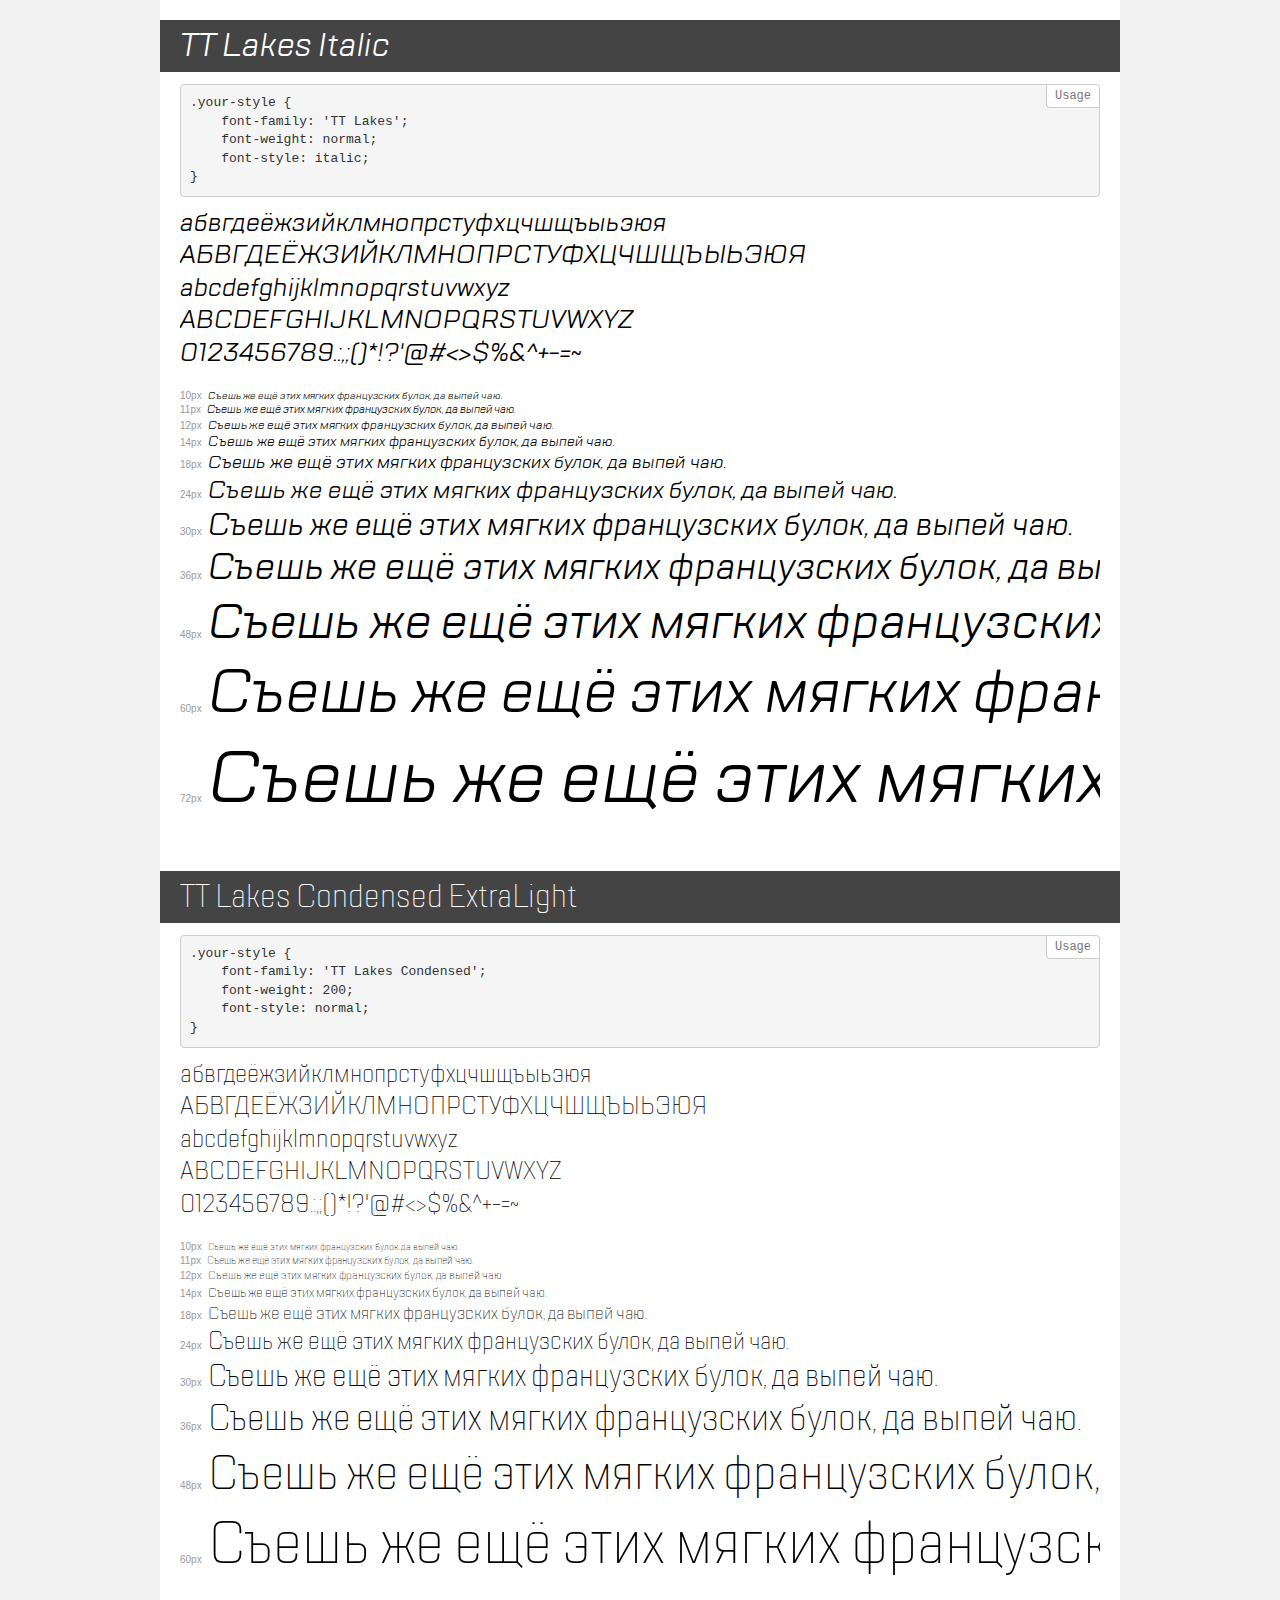
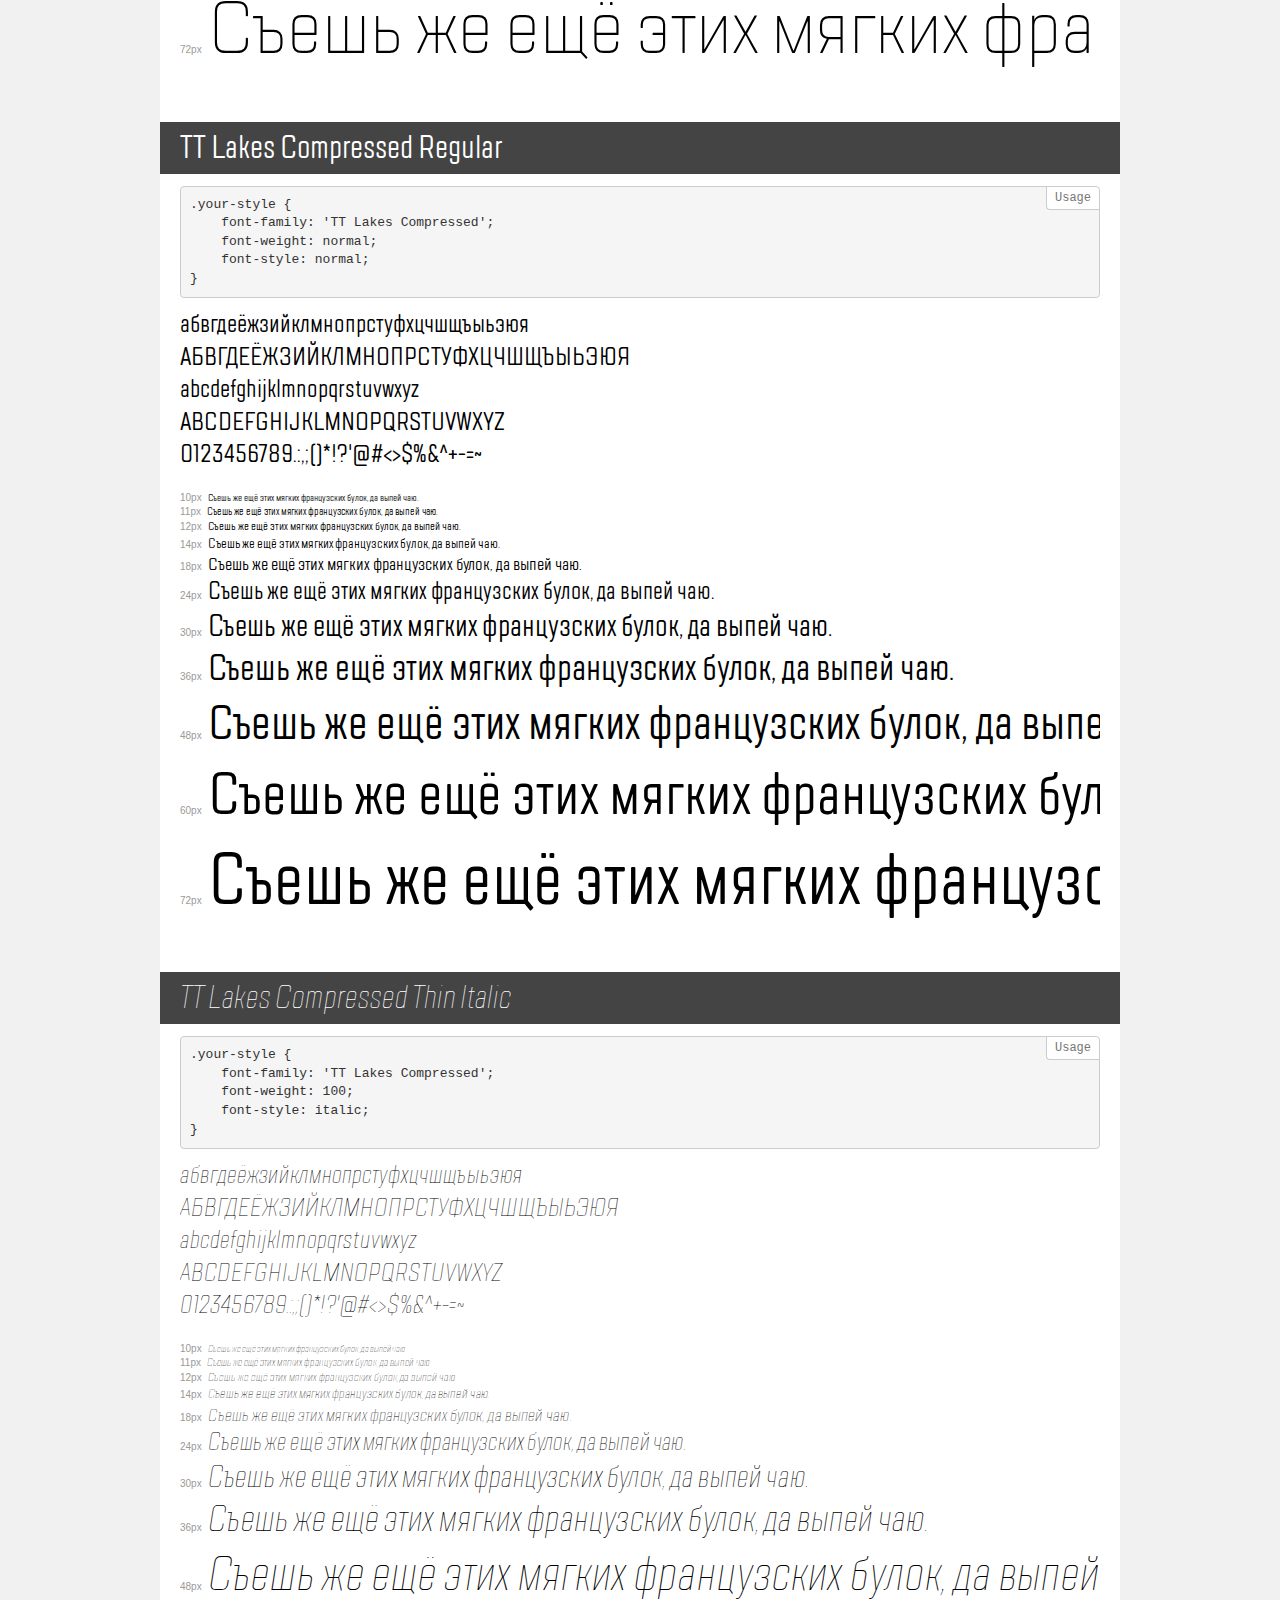
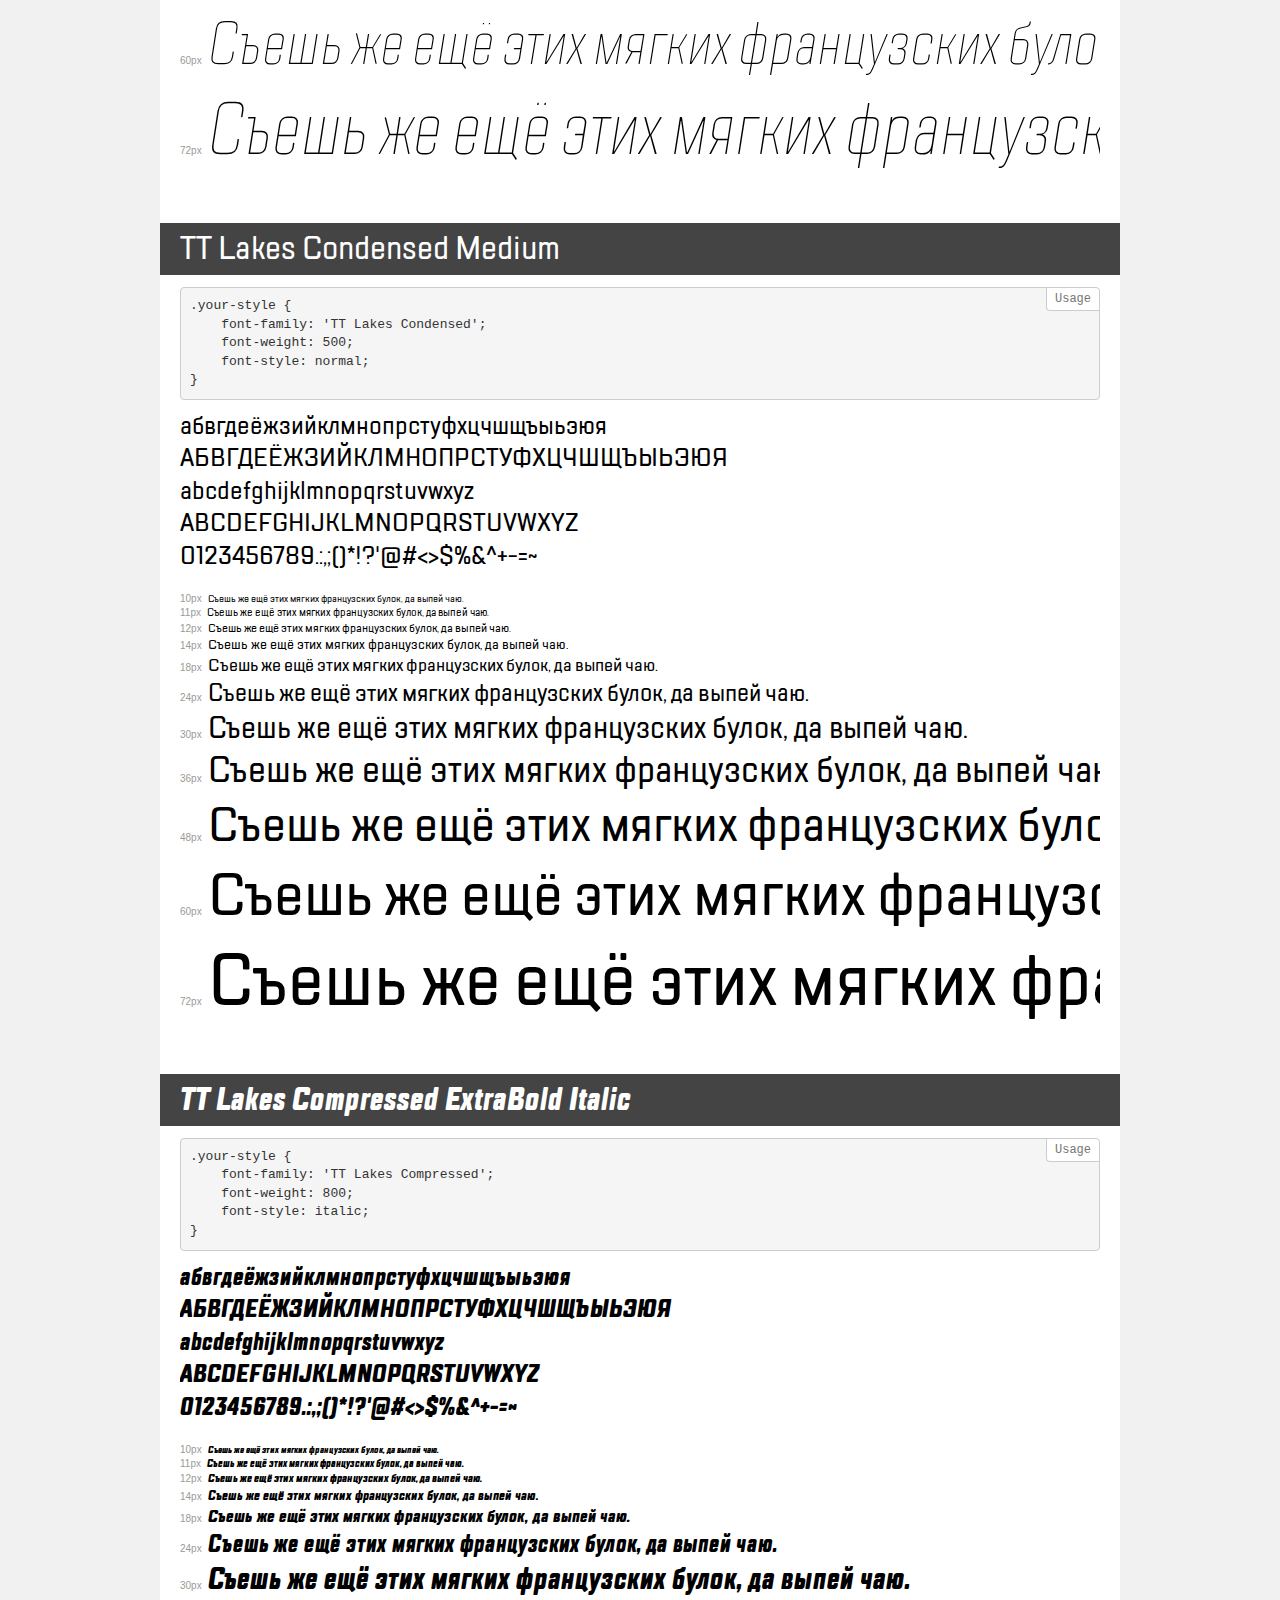
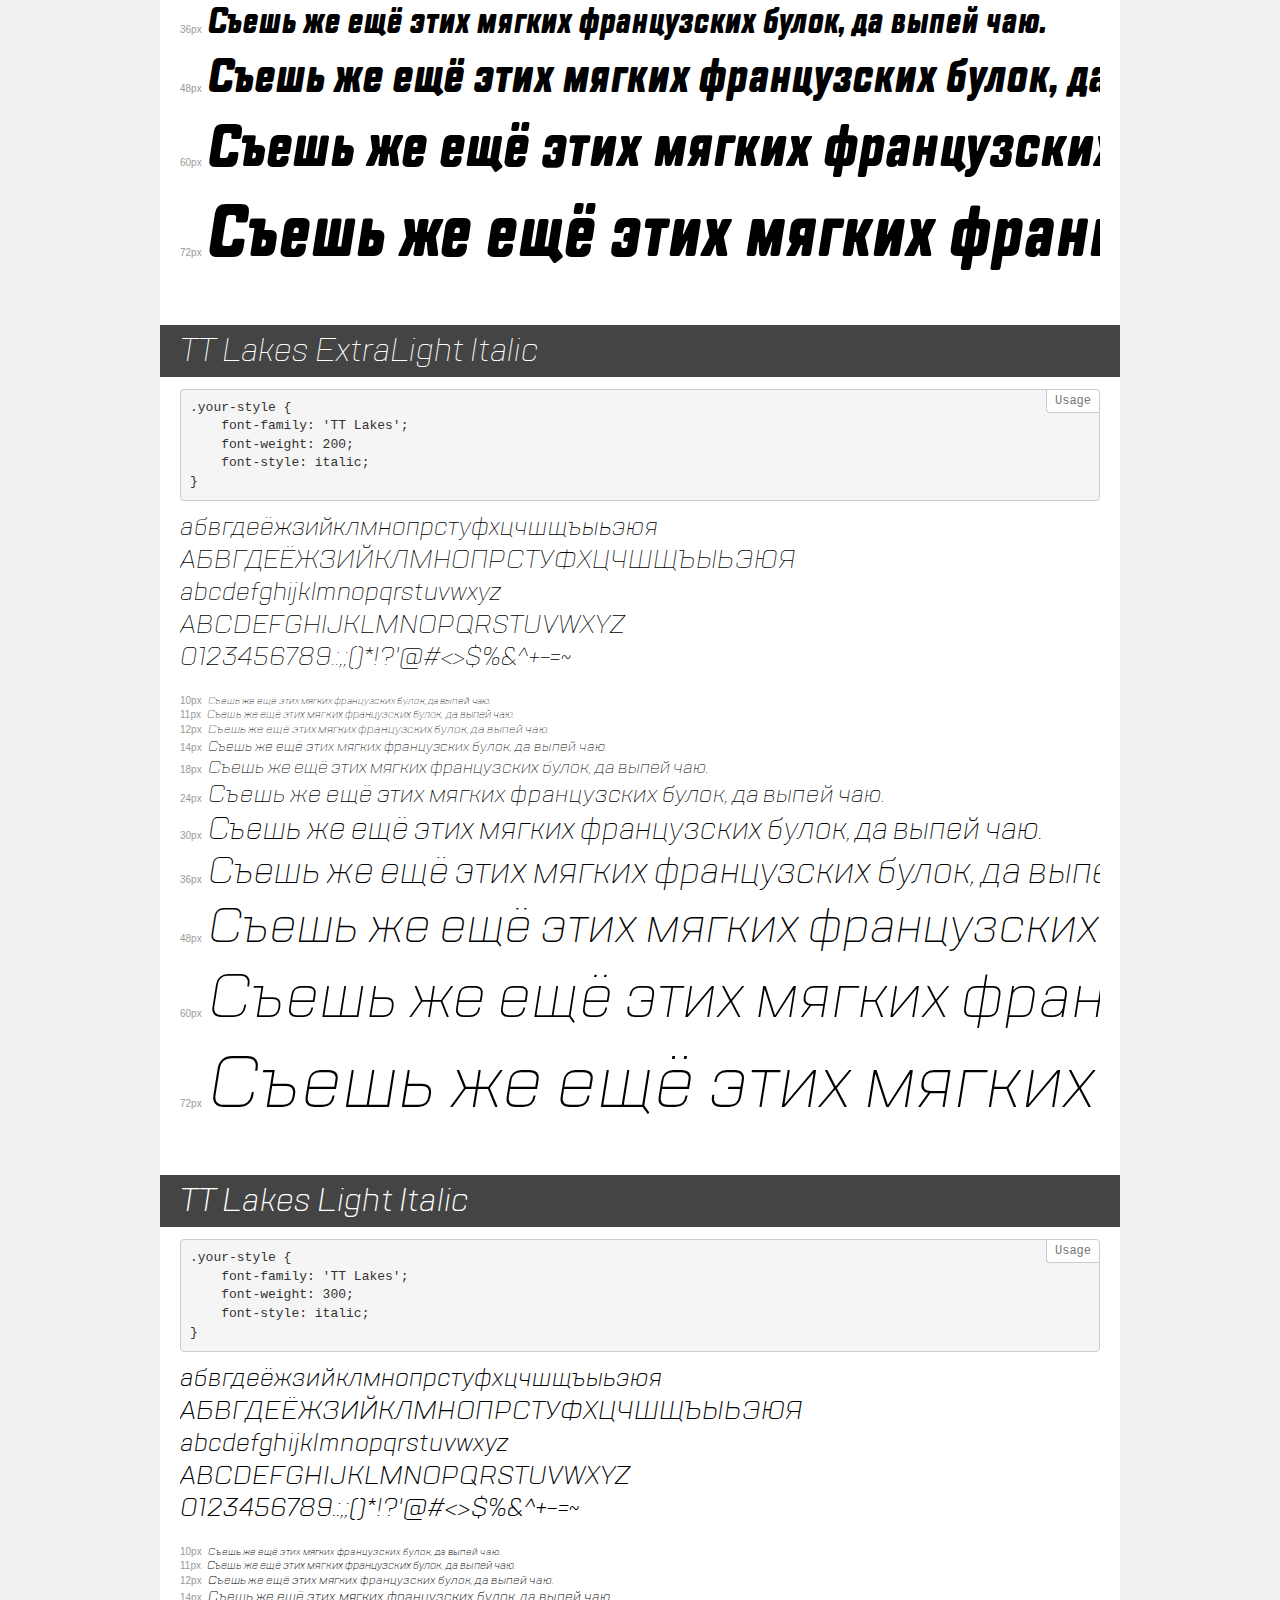
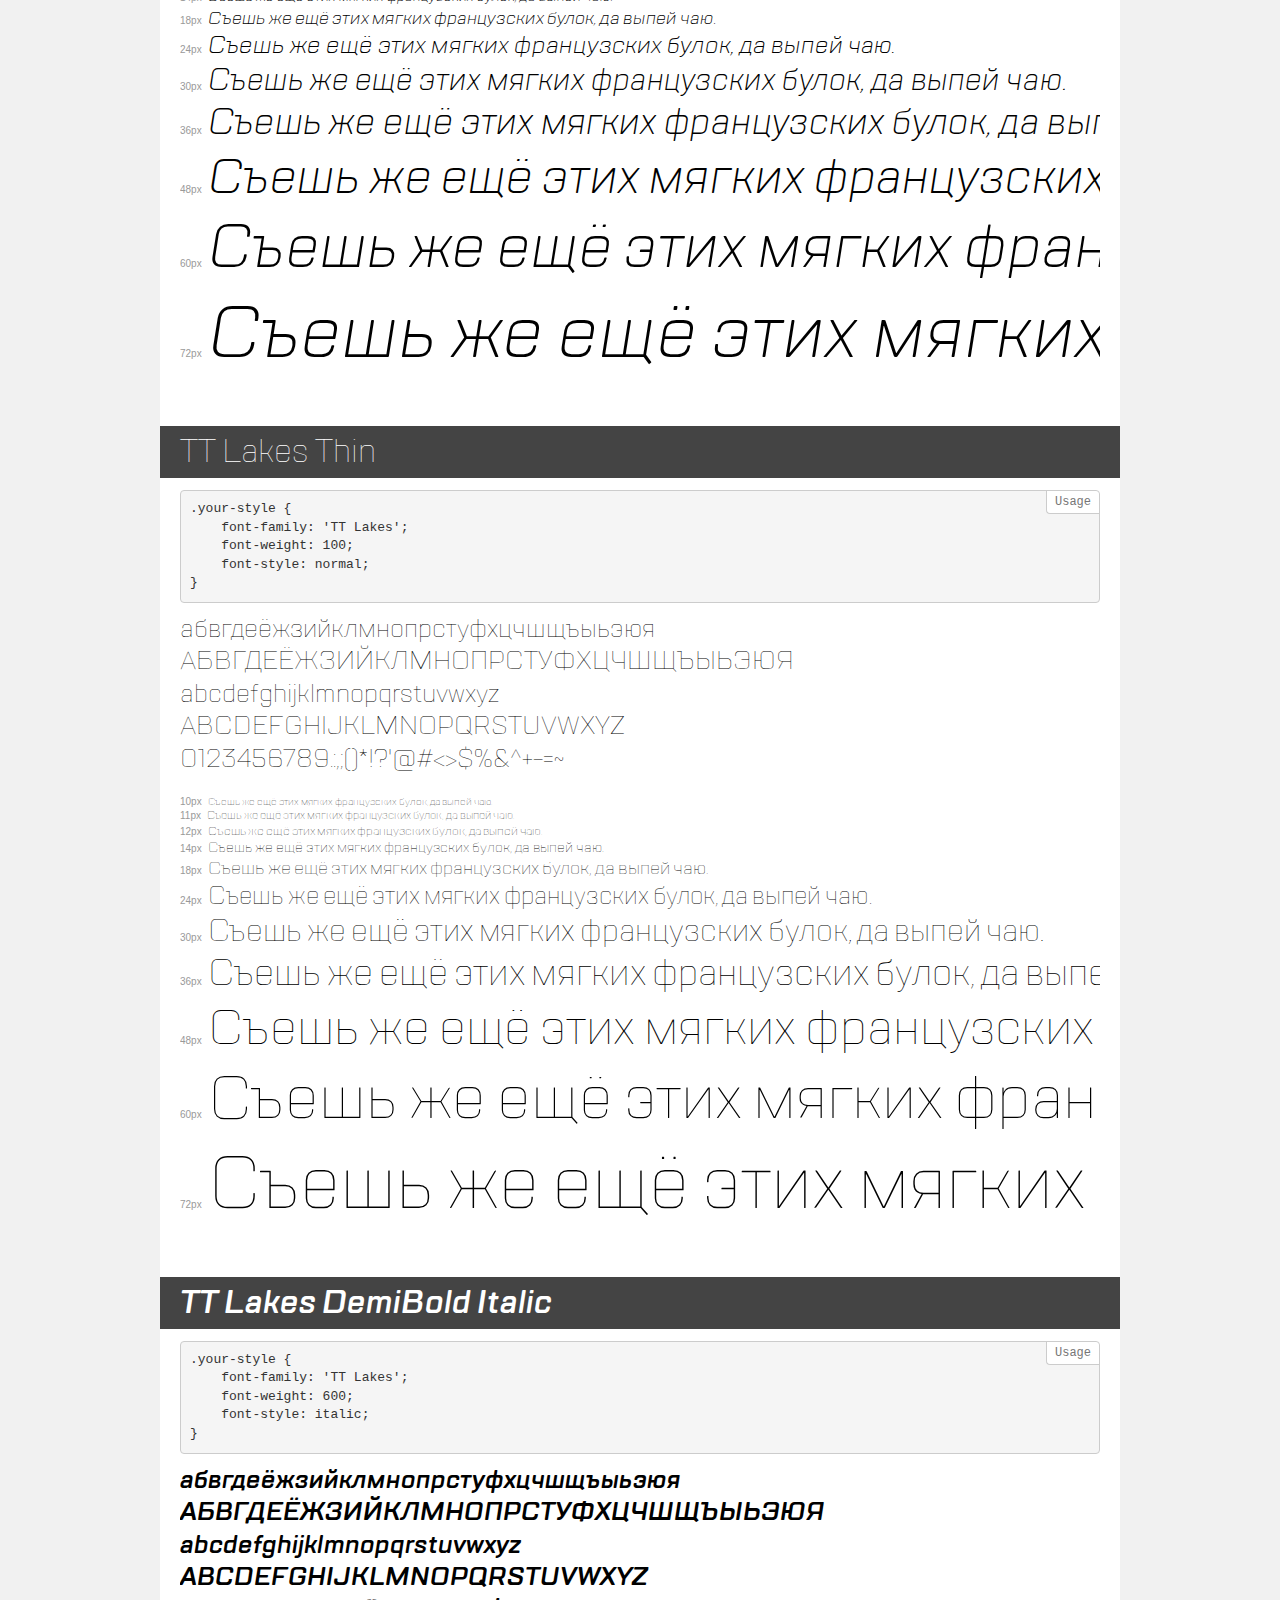
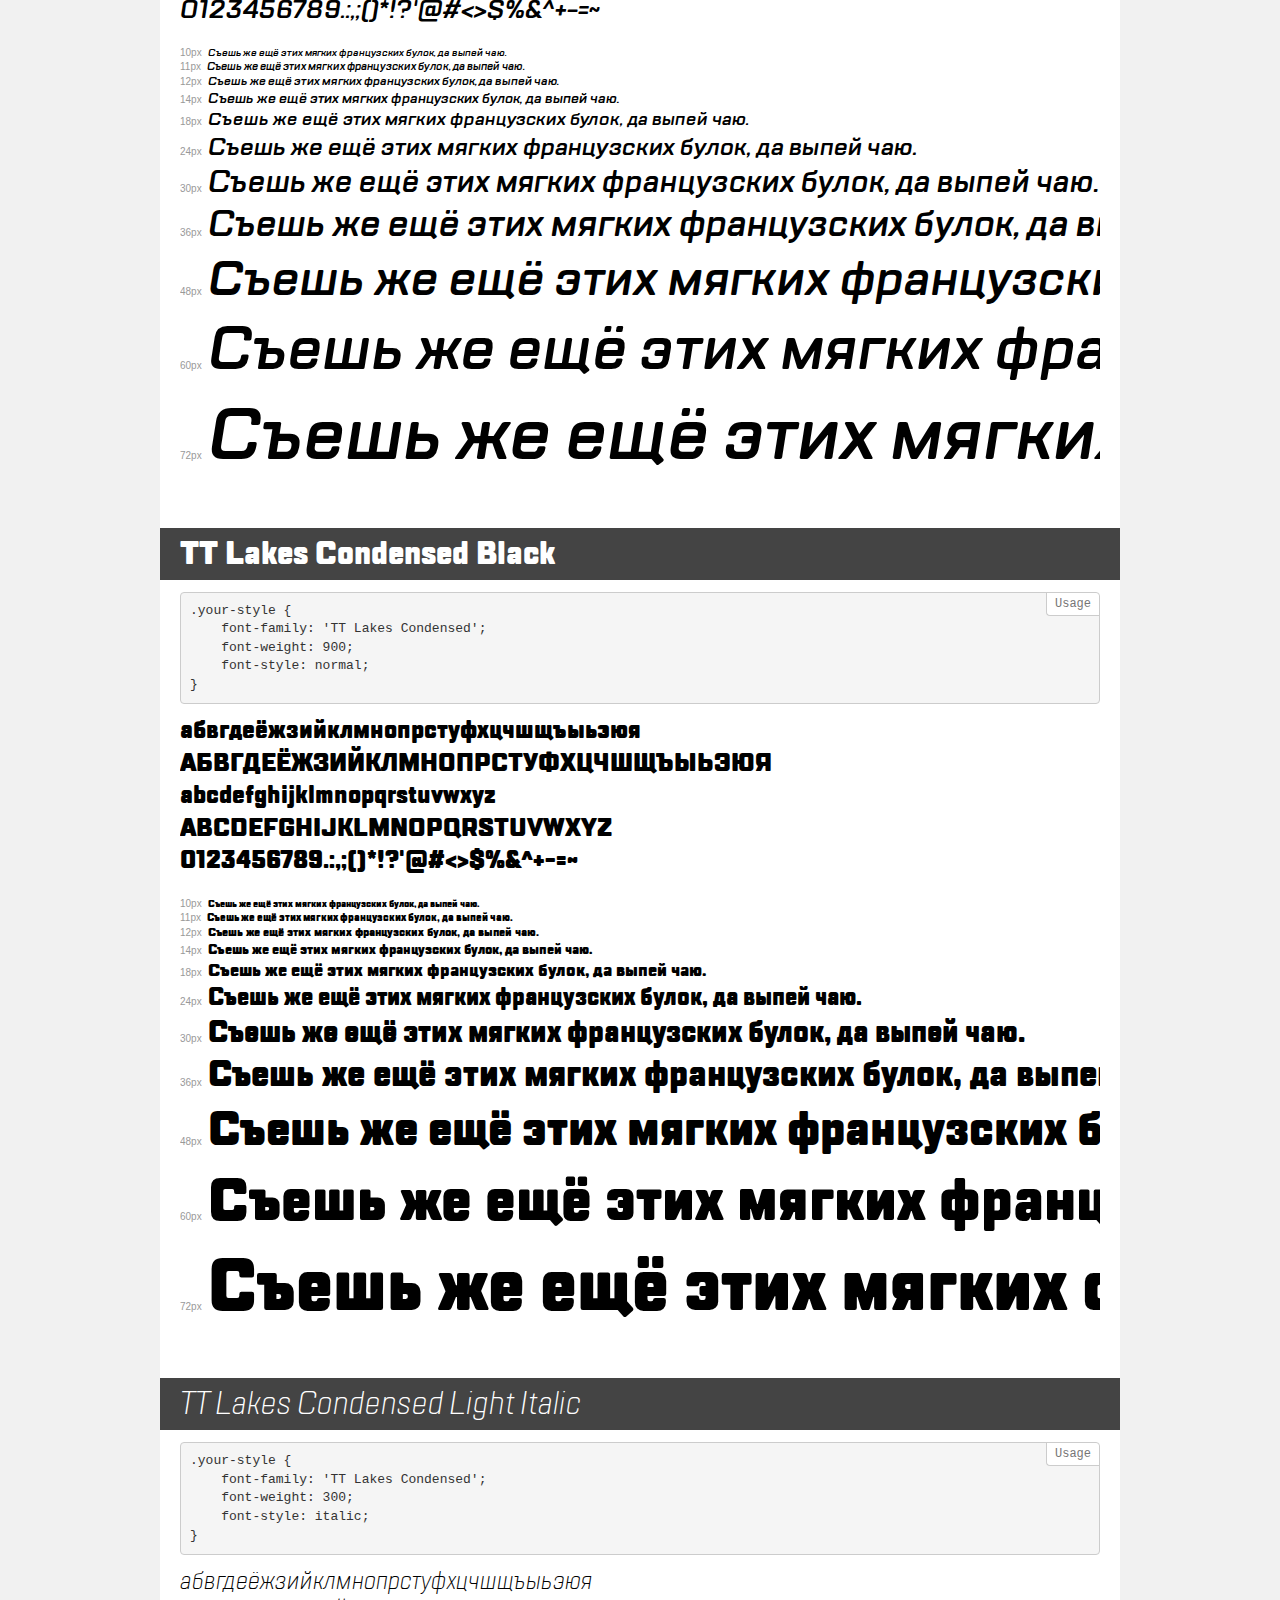
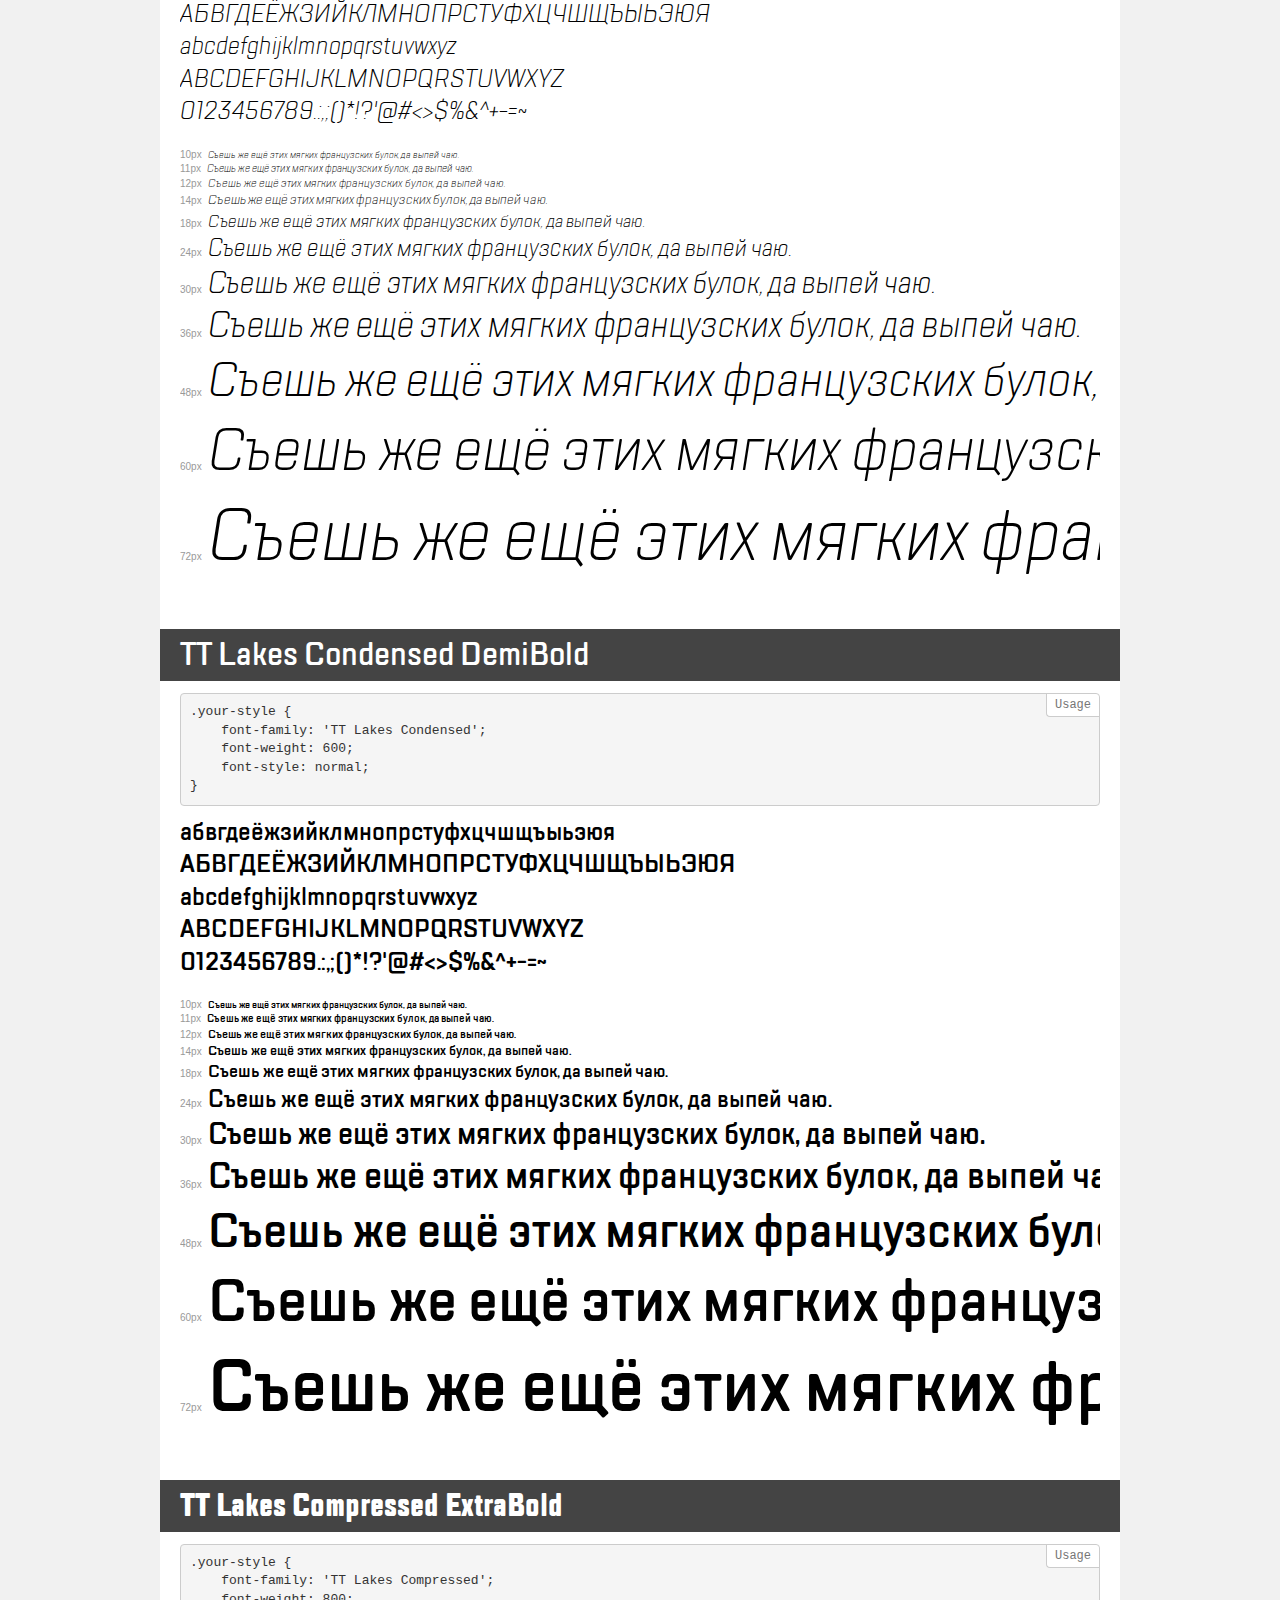
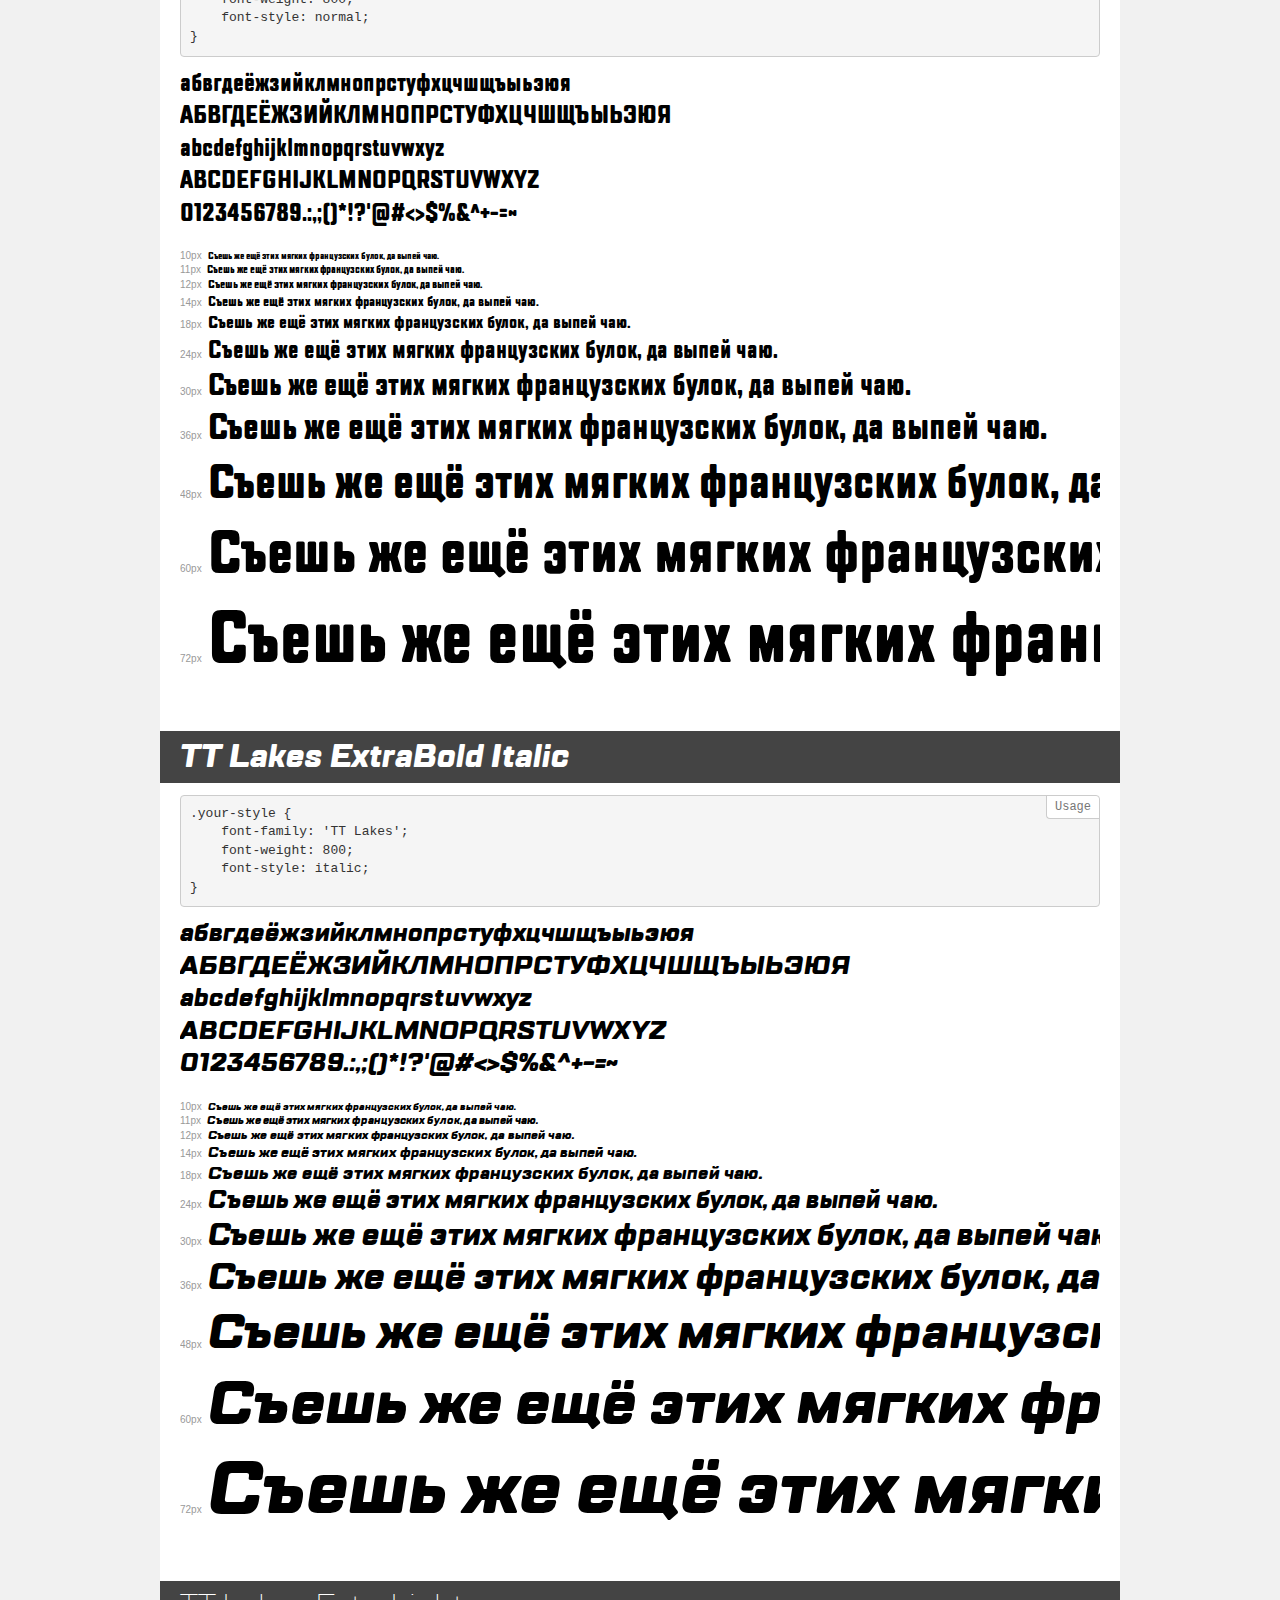
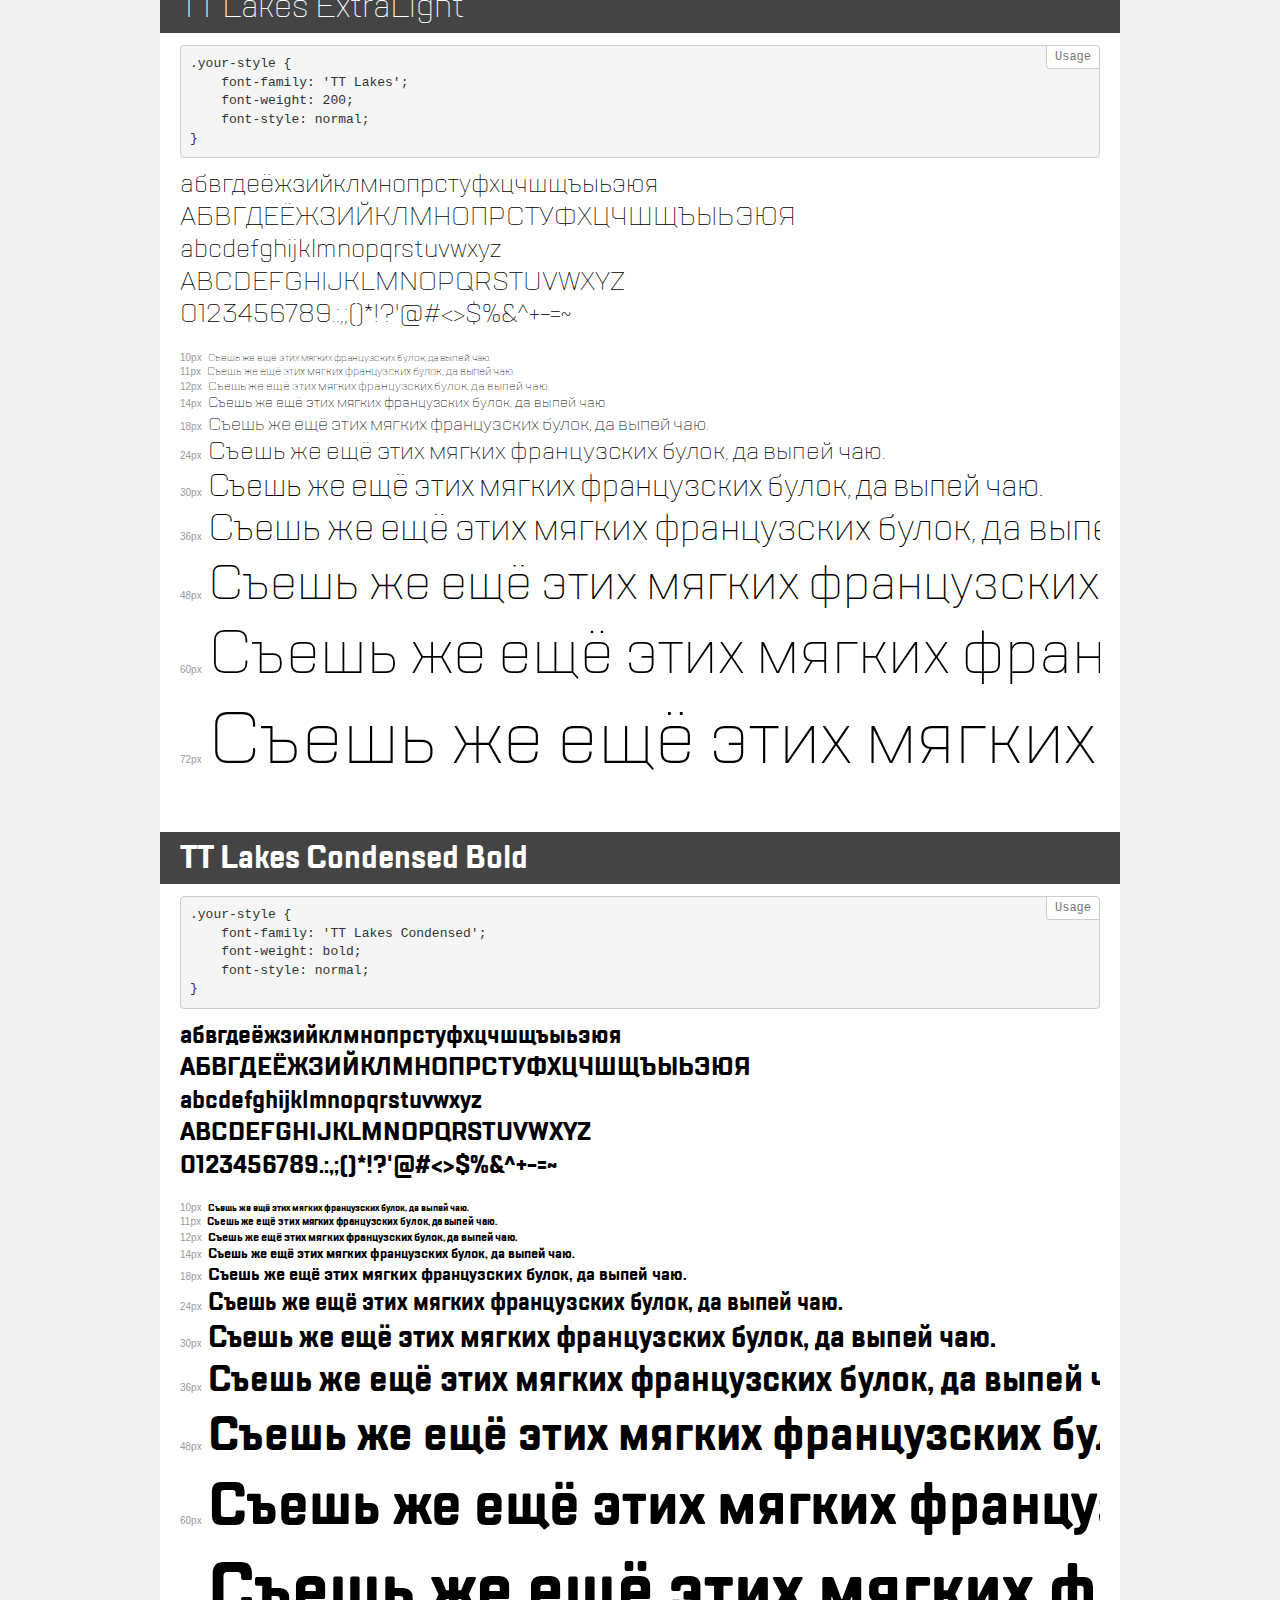
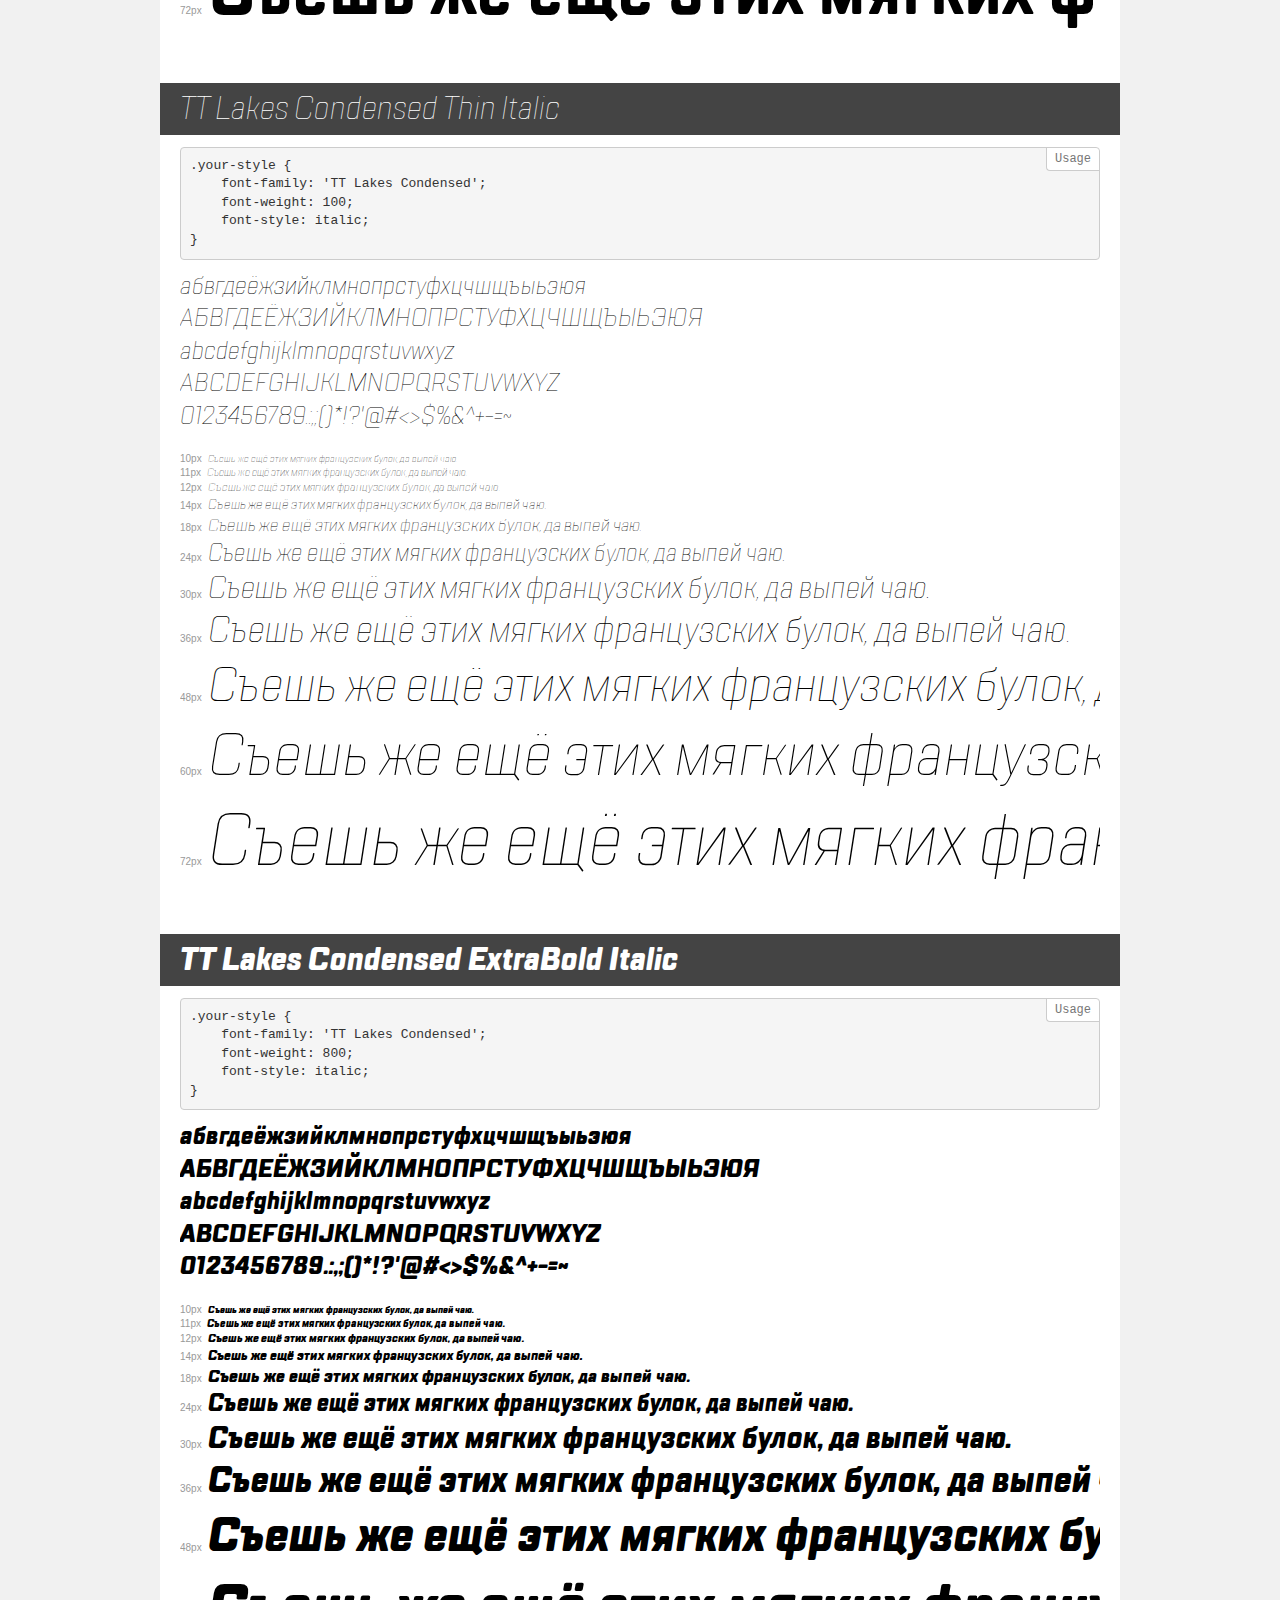
<file: files/font/TTLakes/demo.html>
<!DOCTYPE html>
<html>
<head>
    <meta charset="utf-8">
    <meta http-equiv="X-UA-Compatible" content="IE=edge">
    <meta name="viewport" content="width=device-width, initial-scale=1">
    <meta name="robots" content="noindex, noarchive">
    <meta name="format-detection" content="telephone=no">
    <title>Transfonter demo</title>
    <link href="stylesheet.css" rel="stylesheet">
    <style>
        /*
        http://meyerweb.com/eric/tools/css/reset/
        v2.0 | 20110126
        License: none (public domain)
        */
        html, body, div, span, applet, object, iframe,
        h1, h2, h3, h4, h5, h6, p, blockquote, pre,
        a, abbr, acronym, address, big, cite, code,
        del, dfn, em, img, ins, kbd, q, s, samp,
        small, strike, strong, sub, sup, tt, var,
        b, u, i, center,
        dl, dt, dd, ol, ul, li,
        fieldset, form, label, legend,
        table, caption, tbody, tfoot, thead, tr, th, td,
        article, aside, canvas, details, embed,
        figure, figcaption, footer, header, hgroup,
        menu, nav, output, ruby, section, summary,
        time, mark, audio, video {
            margin: 0;
            padding: 0;
            border: 0;
            font-size: 100%;
            font: inherit;
            vertical-align: baseline;
        }
        /* HTML5 display-role reset for older browsers */
        article, aside, details, figcaption, figure,
        footer, header, hgroup, menu, nav, section {
            display: block;
        }
        body {
            line-height: 1;
        }
        ol, ul {
            list-style: none;
        }
        blockquote, q {
            quotes: none;
        }
        blockquote:before, blockquote:after,
        q:before, q:after {
            content: '';
            content: none;
        }
        table {
            border-collapse: collapse;
            border-spacing: 0;
        }
        /* common styles */
        body {
            background: #f1f1f1;
            color: #000;
        }
        .page {
            background: #fff;
            width: 920px;
            margin: 0 auto;
            padding: 20px 20px 0 20px;
            overflow: hidden;
        }
        .font-container {
            overflow-x: auto;
            overflow-y: hidden;
            margin-bottom: 40px;
            line-height: 1.3;
            white-space: nowrap;
            padding-bottom: 5px;
        }
        h1 {
            position: relative;
            background: #444;
            font-size: 32px;
            color: #fff;
            padding: 10px 20px;
            margin: 0 -20px 12px -20px;
        }
        .letters {
            font-size: 25px;
            margin-bottom: 20px;
        }
        .s10:before {
            content: '10px';
        }
        .s11:before {
            content: '11px';
        }
        .s12:before {
            content: '12px';
        }
        .s14:before {
            content: '14px';
        }
        .s18:before {
            content: '18px';
        }
        .s24:before {
            content: '24px';
        }
        .s30:before {
            content: '30px';
        }
        .s36:before {
            content: '36px';
        }
        .s48:before {
            content: '48px';
        }
        .s60:before {
            content: '60px';
        }
        .s72:before {
            content: '72px';
        }
        .s10:before, .s11:before, .s12:before, .s14:before,
        .s18:before, .s24:before, .s30:before, .s36:before,
        .s48:before, .s60:before, .s72:before {
            font-family: Arial, sans-serif;
            font-size: 10px;
            font-weight: normal;
            font-style: normal;
            color: #999;
            padding-right: 6px;
        }
        pre {
            display: block;
            position: relative;
            padding: 9px;
            margin: 0 0 10px;
            font-family: Monaco, Menlo, Consolas, "Courier New", monospace !important;
            font-size: 13px;
            line-height: 1.428571429;
            color: #333;
            font-weight: normal !important;
            font-style: normal !important;
            background-color: #f5f5f5;
            border: 1px solid #ccc;
            overflow-x: auto;
            border-radius: 4px;
        }
        pre:after {
            display: block;
            position: absolute;
            right: 0;
            top: 0;
            content: 'Usage';
            line-height: 1;
            padding: 5px 8px;
            font-size: 12px;
            color: #767676;
            background-color: #fff;
            border: 1px solid #ccc;
            border-right: none;
            border-top: none;
            border-radius: 0 4px 0 4px;
            z-index: 10;
        }
        /* responsive */
        @media (max-width: 959px) {
            .page {
                width: auto;
                margin: 0;
            }
        }
    </style>
</head>
<body>
<div class="page">
    <div class="demo" style="font-family: 'TT Lakes'; font-weight: normal; font-style: italic;">
        <h1>TT Lakes Italic</h1>
        <pre>.your-style {
    font-family: 'TT Lakes';
    font-weight: normal;
    font-style: italic;
}</pre>
        <div class="font-container">
            <p class="letters">
                абвгдеёжзийклмнопрстуфхцчшщъыьэюя<br>
АБВГДЕЁЖЗИЙКЛМНОПРСТУФХЦЧШЩЪЫЬЭЮЯ<br>
abcdefghijklmnopqrstuvwxyz<br>
ABCDEFGHIJKLMNOPQRSTUVWXYZ<br>
                0123456789.:,;()*!?'@#<>$%&^+-=~
            </p>
            <p class="s10" style="font-size: 10px;">Съешь же ещё этих мягких французских булок, да выпей чаю.</p>
            <p class="s11" style="font-size: 11px;">Съешь же ещё этих мягких французских булок, да выпей чаю.</p>
            <p class="s12" style="font-size: 12px;">Съешь же ещё этих мягких французских булок, да выпей чаю.</p>
            <p class="s14" style="font-size: 14px;">Съешь же ещё этих мягких французских булок, да выпей чаю.</p>
            <p class="s18" style="font-size: 18px;">Съешь же ещё этих мягких французских булок, да выпей чаю.</p>
            <p class="s24" style="font-size: 24px;">Съешь же ещё этих мягких французских булок, да выпей чаю.</p>
            <p class="s30" style="font-size: 30px;">Съешь же ещё этих мягких французских булок, да выпей чаю.</p>
            <p class="s36" style="font-size: 36px;">Съешь же ещё этих мягких французских булок, да выпей чаю.</p>
            <p class="s48" style="font-size: 48px;">Съешь же ещё этих мягких французских булок, да выпей чаю.</p>
            <p class="s60" style="font-size: 60px;">Съешь же ещё этих мягких французских булок, да выпей чаю.</p>
            <p class="s72" style="font-size: 72px;">Съешь же ещё этих мягких французских булок, да выпей чаю.</p>
        </div>
    </div>
    <div class="demo" style="font-family: 'TT Lakes Condensed'; font-weight: 200; font-style: normal;">
        <h1>TT Lakes Condensed ExtraLight</h1>
        <pre>.your-style {
    font-family: 'TT Lakes Condensed';
    font-weight: 200;
    font-style: normal;
}</pre>
        <div class="font-container">
            <p class="letters">
                абвгдеёжзийклмнопрстуфхцчшщъыьэюя<br>
АБВГДЕЁЖЗИЙКЛМНОПРСТУФХЦЧШЩЪЫЬЭЮЯ<br>
abcdefghijklmnopqrstuvwxyz<br>
ABCDEFGHIJKLMNOPQRSTUVWXYZ<br>
                0123456789.:,;()*!?'@#<>$%&^+-=~
            </p>
            <p class="s10" style="font-size: 10px;">Съешь же ещё этих мягких французских булок, да выпей чаю.</p>
            <p class="s11" style="font-size: 11px;">Съешь же ещё этих мягких французских булок, да выпей чаю.</p>
            <p class="s12" style="font-size: 12px;">Съешь же ещё этих мягких французских булок, да выпей чаю.</p>
            <p class="s14" style="font-size: 14px;">Съешь же ещё этих мягких французских булок, да выпей чаю.</p>
            <p class="s18" style="font-size: 18px;">Съешь же ещё этих мягких французских булок, да выпей чаю.</p>
            <p class="s24" style="font-size: 24px;">Съешь же ещё этих мягких французских булок, да выпей чаю.</p>
            <p class="s30" style="font-size: 30px;">Съешь же ещё этих мягких французских булок, да выпей чаю.</p>
            <p class="s36" style="font-size: 36px;">Съешь же ещё этих мягких французских булок, да выпей чаю.</p>
            <p class="s48" style="font-size: 48px;">Съешь же ещё этих мягких французских булок, да выпей чаю.</p>
            <p class="s60" style="font-size: 60px;">Съешь же ещё этих мягких французских булок, да выпей чаю.</p>
            <p class="s72" style="font-size: 72px;">Съешь же ещё этих мягких французских булок, да выпей чаю.</p>
        </div>
    </div>
    <div class="demo" style="font-family: 'TT Lakes Compressed'; font-weight: normal; font-style: normal;">
        <h1>TT Lakes Compressed Regular</h1>
        <pre>.your-style {
    font-family: 'TT Lakes Compressed';
    font-weight: normal;
    font-style: normal;
}</pre>
        <div class="font-container">
            <p class="letters">
                абвгдеёжзийклмнопрстуфхцчшщъыьэюя<br>
АБВГДЕЁЖЗИЙКЛМНОПРСТУФХЦЧШЩЪЫЬЭЮЯ<br>
abcdefghijklmnopqrstuvwxyz<br>
ABCDEFGHIJKLMNOPQRSTUVWXYZ<br>
                0123456789.:,;()*!?'@#<>$%&^+-=~
            </p>
            <p class="s10" style="font-size: 10px;">Съешь же ещё этих мягких французских булок, да выпей чаю.</p>
            <p class="s11" style="font-size: 11px;">Съешь же ещё этих мягких французских булок, да выпей чаю.</p>
            <p class="s12" style="font-size: 12px;">Съешь же ещё этих мягких французских булок, да выпей чаю.</p>
            <p class="s14" style="font-size: 14px;">Съешь же ещё этих мягких французских булок, да выпей чаю.</p>
            <p class="s18" style="font-size: 18px;">Съешь же ещё этих мягких французских булок, да выпей чаю.</p>
            <p class="s24" style="font-size: 24px;">Съешь же ещё этих мягких французских булок, да выпей чаю.</p>
            <p class="s30" style="font-size: 30px;">Съешь же ещё этих мягких французских булок, да выпей чаю.</p>
            <p class="s36" style="font-size: 36px;">Съешь же ещё этих мягких французских булок, да выпей чаю.</p>
            <p class="s48" style="font-size: 48px;">Съешь же ещё этих мягких французских булок, да выпей чаю.</p>
            <p class="s60" style="font-size: 60px;">Съешь же ещё этих мягких французских булок, да выпей чаю.</p>
            <p class="s72" style="font-size: 72px;">Съешь же ещё этих мягких французских булок, да выпей чаю.</p>
        </div>
    </div>
    <div class="demo" style="font-family: 'TT Lakes Compressed'; font-weight: 100; font-style: italic;">
        <h1>TT Lakes Compressed Thin Italic</h1>
        <pre>.your-style {
    font-family: 'TT Lakes Compressed';
    font-weight: 100;
    font-style: italic;
}</pre>
        <div class="font-container">
            <p class="letters">
                абвгдеёжзийклмнопрстуфхцчшщъыьэюя<br>
АБВГДЕЁЖЗИЙКЛМНОПРСТУФХЦЧШЩЪЫЬЭЮЯ<br>
abcdefghijklmnopqrstuvwxyz<br>
ABCDEFGHIJKLMNOPQRSTUVWXYZ<br>
                0123456789.:,;()*!?'@#<>$%&^+-=~
            </p>
            <p class="s10" style="font-size: 10px;">Съешь же ещё этих мягких французских булок, да выпей чаю.</p>
            <p class="s11" style="font-size: 11px;">Съешь же ещё этих мягких французских булок, да выпей чаю.</p>
            <p class="s12" style="font-size: 12px;">Съешь же ещё этих мягких французских булок, да выпей чаю.</p>
            <p class="s14" style="font-size: 14px;">Съешь же ещё этих мягких французских булок, да выпей чаю.</p>
            <p class="s18" style="font-size: 18px;">Съешь же ещё этих мягких французских булок, да выпей чаю.</p>
            <p class="s24" style="font-size: 24px;">Съешь же ещё этих мягких французских булок, да выпей чаю.</p>
            <p class="s30" style="font-size: 30px;">Съешь же ещё этих мягких французских булок, да выпей чаю.</p>
            <p class="s36" style="font-size: 36px;">Съешь же ещё этих мягких французских булок, да выпей чаю.</p>
            <p class="s48" style="font-size: 48px;">Съешь же ещё этих мягких французских булок, да выпей чаю.</p>
            <p class="s60" style="font-size: 60px;">Съешь же ещё этих мягких французских булок, да выпей чаю.</p>
            <p class="s72" style="font-size: 72px;">Съешь же ещё этих мягких французских булок, да выпей чаю.</p>
        </div>
    </div>
    <div class="demo" style="font-family: 'TT Lakes Condensed'; font-weight: 500; font-style: normal;">
        <h1>TT Lakes Condensed Medium</h1>
        <pre>.your-style {
    font-family: 'TT Lakes Condensed';
    font-weight: 500;
    font-style: normal;
}</pre>
        <div class="font-container">
            <p class="letters">
                абвгдеёжзийклмнопрстуфхцчшщъыьэюя<br>
АБВГДЕЁЖЗИЙКЛМНОПРСТУФХЦЧШЩЪЫЬЭЮЯ<br>
abcdefghijklmnopqrstuvwxyz<br>
ABCDEFGHIJKLMNOPQRSTUVWXYZ<br>
                0123456789.:,;()*!?'@#<>$%&^+-=~
            </p>
            <p class="s10" style="font-size: 10px;">Съешь же ещё этих мягких французских булок, да выпей чаю.</p>
            <p class="s11" style="font-size: 11px;">Съешь же ещё этих мягких французских булок, да выпей чаю.</p>
            <p class="s12" style="font-size: 12px;">Съешь же ещё этих мягких французских булок, да выпей чаю.</p>
            <p class="s14" style="font-size: 14px;">Съешь же ещё этих мягких французских булок, да выпей чаю.</p>
            <p class="s18" style="font-size: 18px;">Съешь же ещё этих мягких французских булок, да выпей чаю.</p>
            <p class="s24" style="font-size: 24px;">Съешь же ещё этих мягких французских булок, да выпей чаю.</p>
            <p class="s30" style="font-size: 30px;">Съешь же ещё этих мягких французских булок, да выпей чаю.</p>
            <p class="s36" style="font-size: 36px;">Съешь же ещё этих мягких французских булок, да выпей чаю.</p>
            <p class="s48" style="font-size: 48px;">Съешь же ещё этих мягких французских булок, да выпей чаю.</p>
            <p class="s60" style="font-size: 60px;">Съешь же ещё этих мягких французских булок, да выпей чаю.</p>
            <p class="s72" style="font-size: 72px;">Съешь же ещё этих мягких французских булок, да выпей чаю.</p>
        </div>
    </div>
    <div class="demo" style="font-family: 'TT Lakes Compressed'; font-weight: 800; font-style: italic;">
        <h1>TT Lakes Compressed ExtraBold Italic</h1>
        <pre>.your-style {
    font-family: 'TT Lakes Compressed';
    font-weight: 800;
    font-style: italic;
}</pre>
        <div class="font-container">
            <p class="letters">
                абвгдеёжзийклмнопрстуфхцчшщъыьэюя<br>
АБВГДЕЁЖЗИЙКЛМНОПРСТУФХЦЧШЩЪЫЬЭЮЯ<br>
abcdefghijklmnopqrstuvwxyz<br>
ABCDEFGHIJKLMNOPQRSTUVWXYZ<br>
                0123456789.:,;()*!?'@#<>$%&^+-=~
            </p>
            <p class="s10" style="font-size: 10px;">Съешь же ещё этих мягких французских булок, да выпей чаю.</p>
            <p class="s11" style="font-size: 11px;">Съешь же ещё этих мягких французских булок, да выпей чаю.</p>
            <p class="s12" style="font-size: 12px;">Съешь же ещё этих мягких французских булок, да выпей чаю.</p>
            <p class="s14" style="font-size: 14px;">Съешь же ещё этих мягких французских булок, да выпей чаю.</p>
            <p class="s18" style="font-size: 18px;">Съешь же ещё этих мягких французских булок, да выпей чаю.</p>
            <p class="s24" style="font-size: 24px;">Съешь же ещё этих мягких французских булок, да выпей чаю.</p>
            <p class="s30" style="font-size: 30px;">Съешь же ещё этих мягких французских булок, да выпей чаю.</p>
            <p class="s36" style="font-size: 36px;">Съешь же ещё этих мягких французских булок, да выпей чаю.</p>
            <p class="s48" style="font-size: 48px;">Съешь же ещё этих мягких французских булок, да выпей чаю.</p>
            <p class="s60" style="font-size: 60px;">Съешь же ещё этих мягких французских булок, да выпей чаю.</p>
            <p class="s72" style="font-size: 72px;">Съешь же ещё этих мягких французских булок, да выпей чаю.</p>
        </div>
    </div>
    <div class="demo" style="font-family: 'TT Lakes'; font-weight: 200; font-style: italic;">
        <h1>TT Lakes ExtraLight Italic</h1>
        <pre>.your-style {
    font-family: 'TT Lakes';
    font-weight: 200;
    font-style: italic;
}</pre>
        <div class="font-container">
            <p class="letters">
                абвгдеёжзийклмнопрстуфхцчшщъыьэюя<br>
АБВГДЕЁЖЗИЙКЛМНОПРСТУФХЦЧШЩЪЫЬЭЮЯ<br>
abcdefghijklmnopqrstuvwxyz<br>
ABCDEFGHIJKLMNOPQRSTUVWXYZ<br>
                0123456789.:,;()*!?'@#<>$%&^+-=~
            </p>
            <p class="s10" style="font-size: 10px;">Съешь же ещё этих мягких французских булок, да выпей чаю.</p>
            <p class="s11" style="font-size: 11px;">Съешь же ещё этих мягких французских булок, да выпей чаю.</p>
            <p class="s12" style="font-size: 12px;">Съешь же ещё этих мягких французских булок, да выпей чаю.</p>
            <p class="s14" style="font-size: 14px;">Съешь же ещё этих мягких французских булок, да выпей чаю.</p>
            <p class="s18" style="font-size: 18px;">Съешь же ещё этих мягких французских булок, да выпей чаю.</p>
            <p class="s24" style="font-size: 24px;">Съешь же ещё этих мягких французских булок, да выпей чаю.</p>
            <p class="s30" style="font-size: 30px;">Съешь же ещё этих мягких французских булок, да выпей чаю.</p>
            <p class="s36" style="font-size: 36px;">Съешь же ещё этих мягких французских булок, да выпей чаю.</p>
            <p class="s48" style="font-size: 48px;">Съешь же ещё этих мягких французских булок, да выпей чаю.</p>
            <p class="s60" style="font-size: 60px;">Съешь же ещё этих мягких французских булок, да выпей чаю.</p>
            <p class="s72" style="font-size: 72px;">Съешь же ещё этих мягких французских булок, да выпей чаю.</p>
        </div>
    </div>
    <div class="demo" style="font-family: 'TT Lakes'; font-weight: 300; font-style: italic;">
        <h1>TT Lakes Light Italic</h1>
        <pre>.your-style {
    font-family: 'TT Lakes';
    font-weight: 300;
    font-style: italic;
}</pre>
        <div class="font-container">
            <p class="letters">
                абвгдеёжзийклмнопрстуфхцчшщъыьэюя<br>
АБВГДЕЁЖЗИЙКЛМНОПРСТУФХЦЧШЩЪЫЬЭЮЯ<br>
abcdefghijklmnopqrstuvwxyz<br>
ABCDEFGHIJKLMNOPQRSTUVWXYZ<br>
                0123456789.:,;()*!?'@#<>$%&^+-=~
            </p>
            <p class="s10" style="font-size: 10px;">Съешь же ещё этих мягких французских булок, да выпей чаю.</p>
            <p class="s11" style="font-size: 11px;">Съешь же ещё этих мягких французских булок, да выпей чаю.</p>
            <p class="s12" style="font-size: 12px;">Съешь же ещё этих мягких французских булок, да выпей чаю.</p>
            <p class="s14" style="font-size: 14px;">Съешь же ещё этих мягких французских булок, да выпей чаю.</p>
            <p class="s18" style="font-size: 18px;">Съешь же ещё этих мягких французских булок, да выпей чаю.</p>
            <p class="s24" style="font-size: 24px;">Съешь же ещё этих мягких французских булок, да выпей чаю.</p>
            <p class="s30" style="font-size: 30px;">Съешь же ещё этих мягких французских булок, да выпей чаю.</p>
            <p class="s36" style="font-size: 36px;">Съешь же ещё этих мягких французских булок, да выпей чаю.</p>
            <p class="s48" style="font-size: 48px;">Съешь же ещё этих мягких французских булок, да выпей чаю.</p>
            <p class="s60" style="font-size: 60px;">Съешь же ещё этих мягких французских булок, да выпей чаю.</p>
            <p class="s72" style="font-size: 72px;">Съешь же ещё этих мягких французских булок, да выпей чаю.</p>
        </div>
    </div>
    <div class="demo" style="font-family: 'TT Lakes'; font-weight: 100; font-style: normal;">
        <h1>TT Lakes Thin</h1>
        <pre>.your-style {
    font-family: 'TT Lakes';
    font-weight: 100;
    font-style: normal;
}</pre>
        <div class="font-container">
            <p class="letters">
                абвгдеёжзийклмнопрстуфхцчшщъыьэюя<br>
АБВГДЕЁЖЗИЙКЛМНОПРСТУФХЦЧШЩЪЫЬЭЮЯ<br>
abcdefghijklmnopqrstuvwxyz<br>
ABCDEFGHIJKLMNOPQRSTUVWXYZ<br>
                0123456789.:,;()*!?'@#<>$%&^+-=~
            </p>
            <p class="s10" style="font-size: 10px;">Съешь же ещё этих мягких французских булок, да выпей чаю.</p>
            <p class="s11" style="font-size: 11px;">Съешь же ещё этих мягких французских булок, да выпей чаю.</p>
            <p class="s12" style="font-size: 12px;">Съешь же ещё этих мягких французских булок, да выпей чаю.</p>
            <p class="s14" style="font-size: 14px;">Съешь же ещё этих мягких французских булок, да выпей чаю.</p>
            <p class="s18" style="font-size: 18px;">Съешь же ещё этих мягких французских булок, да выпей чаю.</p>
            <p class="s24" style="font-size: 24px;">Съешь же ещё этих мягких французских булок, да выпей чаю.</p>
            <p class="s30" style="font-size: 30px;">Съешь же ещё этих мягких французских булок, да выпей чаю.</p>
            <p class="s36" style="font-size: 36px;">Съешь же ещё этих мягких французских булок, да выпей чаю.</p>
            <p class="s48" style="font-size: 48px;">Съешь же ещё этих мягких французских булок, да выпей чаю.</p>
            <p class="s60" style="font-size: 60px;">Съешь же ещё этих мягких французских булок, да выпей чаю.</p>
            <p class="s72" style="font-size: 72px;">Съешь же ещё этих мягких французских булок, да выпей чаю.</p>
        </div>
    </div>
    <div class="demo" style="font-family: 'TT Lakes'; font-weight: 600; font-style: italic;">
        <h1>TT Lakes DemiBold Italic</h1>
        <pre>.your-style {
    font-family: 'TT Lakes';
    font-weight: 600;
    font-style: italic;
}</pre>
        <div class="font-container">
            <p class="letters">
                абвгдеёжзийклмнопрстуфхцчшщъыьэюя<br>
АБВГДЕЁЖЗИЙКЛМНОПРСТУФХЦЧШЩЪЫЬЭЮЯ<br>
abcdefghijklmnopqrstuvwxyz<br>
ABCDEFGHIJKLMNOPQRSTUVWXYZ<br>
                0123456789.:,;()*!?'@#<>$%&^+-=~
            </p>
            <p class="s10" style="font-size: 10px;">Съешь же ещё этих мягких французских булок, да выпей чаю.</p>
            <p class="s11" style="font-size: 11px;">Съешь же ещё этих мягких французских булок, да выпей чаю.</p>
            <p class="s12" style="font-size: 12px;">Съешь же ещё этих мягких французских булок, да выпей чаю.</p>
            <p class="s14" style="font-size: 14px;">Съешь же ещё этих мягких французских булок, да выпей чаю.</p>
            <p class="s18" style="font-size: 18px;">Съешь же ещё этих мягких французских булок, да выпей чаю.</p>
            <p class="s24" style="font-size: 24px;">Съешь же ещё этих мягких французских булок, да выпей чаю.</p>
            <p class="s30" style="font-size: 30px;">Съешь же ещё этих мягких французских булок, да выпей чаю.</p>
            <p class="s36" style="font-size: 36px;">Съешь же ещё этих мягких французских булок, да выпей чаю.</p>
            <p class="s48" style="font-size: 48px;">Съешь же ещё этих мягких французских булок, да выпей чаю.</p>
            <p class="s60" style="font-size: 60px;">Съешь же ещё этих мягких французских булок, да выпей чаю.</p>
            <p class="s72" style="font-size: 72px;">Съешь же ещё этих мягких французских булок, да выпей чаю.</p>
        </div>
    </div>
    <div class="demo" style="font-family: 'TT Lakes Condensed'; font-weight: 900; font-style: normal;">
        <h1>TT Lakes Condensed Black</h1>
        <pre>.your-style {
    font-family: 'TT Lakes Condensed';
    font-weight: 900;
    font-style: normal;
}</pre>
        <div class="font-container">
            <p class="letters">
                абвгдеёжзийклмнопрстуфхцчшщъыьэюя<br>
АБВГДЕЁЖЗИЙКЛМНОПРСТУФХЦЧШЩЪЫЬЭЮЯ<br>
abcdefghijklmnopqrstuvwxyz<br>
ABCDEFGHIJKLMNOPQRSTUVWXYZ<br>
                0123456789.:,;()*!?'@#<>$%&^+-=~
            </p>
            <p class="s10" style="font-size: 10px;">Съешь же ещё этих мягких французских булок, да выпей чаю.</p>
            <p class="s11" style="font-size: 11px;">Съешь же ещё этих мягких французских булок, да выпей чаю.</p>
            <p class="s12" style="font-size: 12px;">Съешь же ещё этих мягких французских булок, да выпей чаю.</p>
            <p class="s14" style="font-size: 14px;">Съешь же ещё этих мягких французских булок, да выпей чаю.</p>
            <p class="s18" style="font-size: 18px;">Съешь же ещё этих мягких французских булок, да выпей чаю.</p>
            <p class="s24" style="font-size: 24px;">Съешь же ещё этих мягких французских булок, да выпей чаю.</p>
            <p class="s30" style="font-size: 30px;">Съешь же ещё этих мягких французских булок, да выпей чаю.</p>
            <p class="s36" style="font-size: 36px;">Съешь же ещё этих мягких французских булок, да выпей чаю.</p>
            <p class="s48" style="font-size: 48px;">Съешь же ещё этих мягких французских булок, да выпей чаю.</p>
            <p class="s60" style="font-size: 60px;">Съешь же ещё этих мягких французских булок, да выпей чаю.</p>
            <p class="s72" style="font-size: 72px;">Съешь же ещё этих мягких французских булок, да выпей чаю.</p>
        </div>
    </div>
    <div class="demo" style="font-family: 'TT Lakes Condensed'; font-weight: 300; font-style: italic;">
        <h1>TT Lakes Condensed Light Italic</h1>
        <pre>.your-style {
    font-family: 'TT Lakes Condensed';
    font-weight: 300;
    font-style: italic;
}</pre>
        <div class="font-container">
            <p class="letters">
                абвгдеёжзийклмнопрстуфхцчшщъыьэюя<br>
АБВГДЕЁЖЗИЙКЛМНОПРСТУФХЦЧШЩЪЫЬЭЮЯ<br>
abcdefghijklmnopqrstuvwxyz<br>
ABCDEFGHIJKLMNOPQRSTUVWXYZ<br>
                0123456789.:,;()*!?'@#<>$%&^+-=~
            </p>
            <p class="s10" style="font-size: 10px;">Съешь же ещё этих мягких французских булок, да выпей чаю.</p>
            <p class="s11" style="font-size: 11px;">Съешь же ещё этих мягких французских булок, да выпей чаю.</p>
            <p class="s12" style="font-size: 12px;">Съешь же ещё этих мягких французских булок, да выпей чаю.</p>
            <p class="s14" style="font-size: 14px;">Съешь же ещё этих мягких французских булок, да выпей чаю.</p>
            <p class="s18" style="font-size: 18px;">Съешь же ещё этих мягких французских булок, да выпей чаю.</p>
            <p class="s24" style="font-size: 24px;">Съешь же ещё этих мягких французских булок, да выпей чаю.</p>
            <p class="s30" style="font-size: 30px;">Съешь же ещё этих мягких французских булок, да выпей чаю.</p>
            <p class="s36" style="font-size: 36px;">Съешь же ещё этих мягких французских булок, да выпей чаю.</p>
            <p class="s48" style="font-size: 48px;">Съешь же ещё этих мягких французских булок, да выпей чаю.</p>
            <p class="s60" style="font-size: 60px;">Съешь же ещё этих мягких французских булок, да выпей чаю.</p>
            <p class="s72" style="font-size: 72px;">Съешь же ещё этих мягких французских булок, да выпей чаю.</p>
        </div>
    </div>
    <div class="demo" style="font-family: 'TT Lakes Condensed'; font-weight: 600; font-style: normal;">
        <h1>TT Lakes Condensed DemiBold</h1>
        <pre>.your-style {
    font-family: 'TT Lakes Condensed';
    font-weight: 600;
    font-style: normal;
}</pre>
        <div class="font-container">
            <p class="letters">
                абвгдеёжзийклмнопрстуфхцчшщъыьэюя<br>
АБВГДЕЁЖЗИЙКЛМНОПРСТУФХЦЧШЩЪЫЬЭЮЯ<br>
abcdefghijklmnopqrstuvwxyz<br>
ABCDEFGHIJKLMNOPQRSTUVWXYZ<br>
                0123456789.:,;()*!?'@#<>$%&^+-=~
            </p>
            <p class="s10" style="font-size: 10px;">Съешь же ещё этих мягких французских булок, да выпей чаю.</p>
            <p class="s11" style="font-size: 11px;">Съешь же ещё этих мягких французских булок, да выпей чаю.</p>
            <p class="s12" style="font-size: 12px;">Съешь же ещё этих мягких французских булок, да выпей чаю.</p>
            <p class="s14" style="font-size: 14px;">Съешь же ещё этих мягких французских булок, да выпей чаю.</p>
            <p class="s18" style="font-size: 18px;">Съешь же ещё этих мягких французских булок, да выпей чаю.</p>
            <p class="s24" style="font-size: 24px;">Съешь же ещё этих мягких французских булок, да выпей чаю.</p>
            <p class="s30" style="font-size: 30px;">Съешь же ещё этих мягких французских булок, да выпей чаю.</p>
            <p class="s36" style="font-size: 36px;">Съешь же ещё этих мягких французских булок, да выпей чаю.</p>
            <p class="s48" style="font-size: 48px;">Съешь же ещё этих мягких французских булок, да выпей чаю.</p>
            <p class="s60" style="font-size: 60px;">Съешь же ещё этих мягких французских булок, да выпей чаю.</p>
            <p class="s72" style="font-size: 72px;">Съешь же ещё этих мягких французских булок, да выпей чаю.</p>
        </div>
    </div>
    <div class="demo" style="font-family: 'TT Lakes Compressed'; font-weight: 800; font-style: normal;">
        <h1>TT Lakes Compressed ExtraBold</h1>
        <pre>.your-style {
    font-family: 'TT Lakes Compressed';
    font-weight: 800;
    font-style: normal;
}</pre>
        <div class="font-container">
            <p class="letters">
                абвгдеёжзийклмнопрстуфхцчшщъыьэюя<br>
АБВГДЕЁЖЗИЙКЛМНОПРСТУФХЦЧШЩЪЫЬЭЮЯ<br>
abcdefghijklmnopqrstuvwxyz<br>
ABCDEFGHIJKLMNOPQRSTUVWXYZ<br>
                0123456789.:,;()*!?'@#<>$%&^+-=~
            </p>
            <p class="s10" style="font-size: 10px;">Съешь же ещё этих мягких французских булок, да выпей чаю.</p>
            <p class="s11" style="font-size: 11px;">Съешь же ещё этих мягких французских булок, да выпей чаю.</p>
            <p class="s12" style="font-size: 12px;">Съешь же ещё этих мягких французских булок, да выпей чаю.</p>
            <p class="s14" style="font-size: 14px;">Съешь же ещё этих мягких французских булок, да выпей чаю.</p>
            <p class="s18" style="font-size: 18px;">Съешь же ещё этих мягких французских булок, да выпей чаю.</p>
            <p class="s24" style="font-size: 24px;">Съешь же ещё этих мягких французских булок, да выпей чаю.</p>
            <p class="s30" style="font-size: 30px;">Съешь же ещё этих мягких французских булок, да выпей чаю.</p>
            <p class="s36" style="font-size: 36px;">Съешь же ещё этих мягких французских булок, да выпей чаю.</p>
            <p class="s48" style="font-size: 48px;">Съешь же ещё этих мягких французских булок, да выпей чаю.</p>
            <p class="s60" style="font-size: 60px;">Съешь же ещё этих мягких французских булок, да выпей чаю.</p>
            <p class="s72" style="font-size: 72px;">Съешь же ещё этих мягких французских булок, да выпей чаю.</p>
        </div>
    </div>
    <div class="demo" style="font-family: 'TT Lakes'; font-weight: 800; font-style: italic;">
        <h1>TT Lakes ExtraBold Italic</h1>
        <pre>.your-style {
    font-family: 'TT Lakes';
    font-weight: 800;
    font-style: italic;
}</pre>
        <div class="font-container">
            <p class="letters">
                абвгдеёжзийклмнопрстуфхцчшщъыьэюя<br>
АБВГДЕЁЖЗИЙКЛМНОПРСТУФХЦЧШЩЪЫЬЭЮЯ<br>
abcdefghijklmnopqrstuvwxyz<br>
ABCDEFGHIJKLMNOPQRSTUVWXYZ<br>
                0123456789.:,;()*!?'@#<>$%&^+-=~
            </p>
            <p class="s10" style="font-size: 10px;">Съешь же ещё этих мягких французских булок, да выпей чаю.</p>
            <p class="s11" style="font-size: 11px;">Съешь же ещё этих мягких французских булок, да выпей чаю.</p>
            <p class="s12" style="font-size: 12px;">Съешь же ещё этих мягких французских булок, да выпей чаю.</p>
            <p class="s14" style="font-size: 14px;">Съешь же ещё этих мягких французских булок, да выпей чаю.</p>
            <p class="s18" style="font-size: 18px;">Съешь же ещё этих мягких французских булок, да выпей чаю.</p>
            <p class="s24" style="font-size: 24px;">Съешь же ещё этих мягких французских булок, да выпей чаю.</p>
            <p class="s30" style="font-size: 30px;">Съешь же ещё этих мягких французских булок, да выпей чаю.</p>
            <p class="s36" style="font-size: 36px;">Съешь же ещё этих мягких французских булок, да выпей чаю.</p>
            <p class="s48" style="font-size: 48px;">Съешь же ещё этих мягких французских булок, да выпей чаю.</p>
            <p class="s60" style="font-size: 60px;">Съешь же ещё этих мягких французских булок, да выпей чаю.</p>
            <p class="s72" style="font-size: 72px;">Съешь же ещё этих мягких французских булок, да выпей чаю.</p>
        </div>
    </div>
    <div class="demo" style="font-family: 'TT Lakes'; font-weight: 200; font-style: normal;">
        <h1>TT Lakes ExtraLight</h1>
        <pre>.your-style {
    font-family: 'TT Lakes';
    font-weight: 200;
    font-style: normal;
}</pre>
        <div class="font-container">
            <p class="letters">
                абвгдеёжзийклмнопрстуфхцчшщъыьэюя<br>
АБВГДЕЁЖЗИЙКЛМНОПРСТУФХЦЧШЩЪЫЬЭЮЯ<br>
abcdefghijklmnopqrstuvwxyz<br>
ABCDEFGHIJKLMNOPQRSTUVWXYZ<br>
                0123456789.:,;()*!?'@#<>$%&^+-=~
            </p>
            <p class="s10" style="font-size: 10px;">Съешь же ещё этих мягких французских булок, да выпей чаю.</p>
            <p class="s11" style="font-size: 11px;">Съешь же ещё этих мягких французских булок, да выпей чаю.</p>
            <p class="s12" style="font-size: 12px;">Съешь же ещё этих мягких французских булок, да выпей чаю.</p>
            <p class="s14" style="font-size: 14px;">Съешь же ещё этих мягких французских булок, да выпей чаю.</p>
            <p class="s18" style="font-size: 18px;">Съешь же ещё этих мягких французских булок, да выпей чаю.</p>
            <p class="s24" style="font-size: 24px;">Съешь же ещё этих мягких французских булок, да выпей чаю.</p>
            <p class="s30" style="font-size: 30px;">Съешь же ещё этих мягких французских булок, да выпей чаю.</p>
            <p class="s36" style="font-size: 36px;">Съешь же ещё этих мягких французских булок, да выпей чаю.</p>
            <p class="s48" style="font-size: 48px;">Съешь же ещё этих мягких французских булок, да выпей чаю.</p>
            <p class="s60" style="font-size: 60px;">Съешь же ещё этих мягких французских булок, да выпей чаю.</p>
            <p class="s72" style="font-size: 72px;">Съешь же ещё этих мягких французских булок, да выпей чаю.</p>
        </div>
    </div>
    <div class="demo" style="font-family: 'TT Lakes Condensed'; font-weight: bold; font-style: normal;">
        <h1>TT Lakes Condensed Bold</h1>
        <pre>.your-style {
    font-family: 'TT Lakes Condensed';
    font-weight: bold;
    font-style: normal;
}</pre>
        <div class="font-container">
            <p class="letters">
                абвгдеёжзийклмнопрстуфхцчшщъыьэюя<br>
АБВГДЕЁЖЗИЙКЛМНОПРСТУФХЦЧШЩЪЫЬЭЮЯ<br>
abcdefghijklmnopqrstuvwxyz<br>
ABCDEFGHIJKLMNOPQRSTUVWXYZ<br>
                0123456789.:,;()*!?'@#<>$%&^+-=~
            </p>
            <p class="s10" style="font-size: 10px;">Съешь же ещё этих мягких французских булок, да выпей чаю.</p>
            <p class="s11" style="font-size: 11px;">Съешь же ещё этих мягких французских булок, да выпей чаю.</p>
            <p class="s12" style="font-size: 12px;">Съешь же ещё этих мягких французских булок, да выпей чаю.</p>
            <p class="s14" style="font-size: 14px;">Съешь же ещё этих мягких французских булок, да выпей чаю.</p>
            <p class="s18" style="font-size: 18px;">Съешь же ещё этих мягких французских булок, да выпей чаю.</p>
            <p class="s24" style="font-size: 24px;">Съешь же ещё этих мягких французских булок, да выпей чаю.</p>
            <p class="s30" style="font-size: 30px;">Съешь же ещё этих мягких французских булок, да выпей чаю.</p>
            <p class="s36" style="font-size: 36px;">Съешь же ещё этих мягких французских булок, да выпей чаю.</p>
            <p class="s48" style="font-size: 48px;">Съешь же ещё этих мягких французских булок, да выпей чаю.</p>
            <p class="s60" style="font-size: 60px;">Съешь же ещё этих мягких французских булок, да выпей чаю.</p>
            <p class="s72" style="font-size: 72px;">Съешь же ещё этих мягких французских булок, да выпей чаю.</p>
        </div>
    </div>
    <div class="demo" style="font-family: 'TT Lakes Condensed'; font-weight: 100; font-style: italic;">
        <h1>TT Lakes Condensed Thin Italic</h1>
        <pre>.your-style {
    font-family: 'TT Lakes Condensed';
    font-weight: 100;
    font-style: italic;
}</pre>
        <div class="font-container">
            <p class="letters">
                абвгдеёжзийклмнопрстуфхцчшщъыьэюя<br>
АБВГДЕЁЖЗИЙКЛМНОПРСТУФХЦЧШЩЪЫЬЭЮЯ<br>
abcdefghijklmnopqrstuvwxyz<br>
ABCDEFGHIJKLMNOPQRSTUVWXYZ<br>
                0123456789.:,;()*!?'@#<>$%&^+-=~
            </p>
            <p class="s10" style="font-size: 10px;">Съешь же ещё этих мягких французских булок, да выпей чаю.</p>
            <p class="s11" style="font-size: 11px;">Съешь же ещё этих мягких французских булок, да выпей чаю.</p>
            <p class="s12" style="font-size: 12px;">Съешь же ещё этих мягких французских булок, да выпей чаю.</p>
            <p class="s14" style="font-size: 14px;">Съешь же ещё этих мягких французских булок, да выпей чаю.</p>
            <p class="s18" style="font-size: 18px;">Съешь же ещё этих мягких французских булок, да выпей чаю.</p>
            <p class="s24" style="font-size: 24px;">Съешь же ещё этих мягких французских булок, да выпей чаю.</p>
            <p class="s30" style="font-size: 30px;">Съешь же ещё этих мягких французских булок, да выпей чаю.</p>
            <p class="s36" style="font-size: 36px;">Съешь же ещё этих мягких французских булок, да выпей чаю.</p>
            <p class="s48" style="font-size: 48px;">Съешь же ещё этих мягких французских булок, да выпей чаю.</p>
            <p class="s60" style="font-size: 60px;">Съешь же ещё этих мягких французских булок, да выпей чаю.</p>
            <p class="s72" style="font-size: 72px;">Съешь же ещё этих мягких французских булок, да выпей чаю.</p>
        </div>
    </div>
    <div class="demo" style="font-family: 'TT Lakes Condensed'; font-weight: 800; font-style: italic;">
        <h1>TT Lakes Condensed ExtraBold Italic</h1>
        <pre>.your-style {
    font-family: 'TT Lakes Condensed';
    font-weight: 800;
    font-style: italic;
}</pre>
        <div class="font-container">
            <p class="letters">
                абвгдеёжзийклмнопрстуфхцчшщъыьэюя<br>
АБВГДЕЁЖЗИЙКЛМНОПРСТУФХЦЧШЩЪЫЬЭЮЯ<br>
abcdefghijklmnopqrstuvwxyz<br>
ABCDEFGHIJKLMNOPQRSTUVWXYZ<br>
                0123456789.:,;()*!?'@#<>$%&^+-=~
            </p>
            <p class="s10" style="font-size: 10px;">Съешь же ещё этих мягких французских булок, да выпей чаю.</p>
            <p class="s11" style="font-size: 11px;">Съешь же ещё этих мягких французских булок, да выпей чаю.</p>
            <p class="s12" style="font-size: 12px;">Съешь же ещё этих мягких французских булок, да выпей чаю.</p>
            <p class="s14" style="font-size: 14px;">Съешь же ещё этих мягких французских булок, да выпей чаю.</p>
            <p class="s18" style="font-size: 18px;">Съешь же ещё этих мягких французских булок, да выпей чаю.</p>
            <p class="s24" style="font-size: 24px;">Съешь же ещё этих мягких французских булок, да выпей чаю.</p>
            <p class="s30" style="font-size: 30px;">Съешь же ещё этих мягких французских булок, да выпей чаю.</p>
            <p class="s36" style="font-size: 36px;">Съешь же ещё этих мягких французских булок, да выпей чаю.</p>
            <p class="s48" style="font-size: 48px;">Съешь же ещё этих мягких французских булок, да выпей чаю.</p>
            <p class="s60" style="font-size: 60px;">Съешь же ещё этих мягких французских булок, да выпей чаю.</p>
            <p class="s72" style="font-size: 72px;">Съешь же ещё этих мягких французских булок, да выпей чаю.</p>
        </div>
    </div>
    <div class="demo" style="font-family: 'TT Lakes Compressed'; font-weight: 500; font-style: normal;">
        <h1>TT Lakes Compressed Medium</h1>
        <pre>.your-style {
    font-family: 'TT Lakes Compressed';
    font-weight: 500;
    font-style: normal;
}</pre>
        <div class="font-container">
            <p class="letters">
                абвгдеёжзийклмнопрстуфхцчшщъыьэюя<br>
АБВГДЕЁЖЗИЙКЛМНОПРСТУФХЦЧШЩЪЫЬЭЮЯ<br>
abcdefghijklmnopqrstuvwxyz<br>
ABCDEFGHIJKLMNOPQRSTUVWXYZ<br>
                0123456789.:,;()*!?'@#<>$%&^+-=~
            </p>
            <p class="s10" style="font-size: 10px;">Съешь же ещё этих мягких французских булок, да выпей чаю.</p>
            <p class="s11" style="font-size: 11px;">Съешь же ещё этих мягких французских булок, да выпей чаю.</p>
            <p class="s12" style="font-size: 12px;">Съешь же ещё этих мягких французских булок, да выпей чаю.</p>
            <p class="s14" style="font-size: 14px;">Съешь же ещё этих мягких французских булок, да выпей чаю.</p>
            <p class="s18" style="font-size: 18px;">Съешь же ещё этих мягких французских булок, да выпей чаю.</p>
            <p class="s24" style="font-size: 24px;">Съешь же ещё этих мягких французских булок, да выпей чаю.</p>
            <p class="s30" style="font-size: 30px;">Съешь же ещё этих мягких французских булок, да выпей чаю.</p>
            <p class="s36" style="font-size: 36px;">Съешь же ещё этих мягких французских булок, да выпей чаю.</p>
            <p class="s48" style="font-size: 48px;">Съешь же ещё этих мягких французских булок, да выпей чаю.</p>
            <p class="s60" style="font-size: 60px;">Съешь же ещё этих мягких французских булок, да выпей чаю.</p>
            <p class="s72" style="font-size: 72px;">Съешь же ещё этих мягких французских булок, да выпей чаю.</p>
        </div>
    </div>
    <div class="demo" style="font-family: 'TT Lakes Condensed'; font-weight: 100; font-style: normal;">
        <h1>TT Lakes Condensed Thin</h1>
        <pre>.your-style {
    font-family: 'TT Lakes Condensed';
    font-weight: 100;
    font-style: normal;
}</pre>
        <div class="font-container">
            <p class="letters">
                абвгдеёжзийклмнопрстуфхцчшщъыьэюя<br>
АБВГДЕЁЖЗИЙКЛМНОПРСТУФХЦЧШЩЪЫЬЭЮЯ<br>
abcdefghijklmnopqrstuvwxyz<br>
ABCDEFGHIJKLMNOPQRSTUVWXYZ<br>
                0123456789.:,;()*!?'@#<>$%&^+-=~
            </p>
            <p class="s10" style="font-size: 10px;">Съешь же ещё этих мягких французских булок, да выпей чаю.</p>
            <p class="s11" style="font-size: 11px;">Съешь же ещё этих мягких французских булок, да выпей чаю.</p>
            <p class="s12" style="font-size: 12px;">Съешь же ещё этих мягких французских булок, да выпей чаю.</p>
            <p class="s14" style="font-size: 14px;">Съешь же ещё этих мягких французских булок, да выпей чаю.</p>
            <p class="s18" style="font-size: 18px;">Съешь же ещё этих мягких французских булок, да выпей чаю.</p>
            <p class="s24" style="font-size: 24px;">Съешь же ещё этих мягких французских булок, да выпей чаю.</p>
            <p class="s30" style="font-size: 30px;">Съешь же ещё этих мягких французских булок, да выпей чаю.</p>
            <p class="s36" style="font-size: 36px;">Съешь же ещё этих мягких французских булок, да выпей чаю.</p>
            <p class="s48" style="font-size: 48px;">Съешь же ещё этих мягких французских булок, да выпей чаю.</p>
            <p class="s60" style="font-size: 60px;">Съешь же ещё этих мягких французских булок, да выпей чаю.</p>
            <p class="s72" style="font-size: 72px;">Съешь же ещё этих мягких французских булок, да выпей чаю.</p>
        </div>
    </div>
    <div class="demo" style="font-family: 'TT Lakes Compressed'; font-weight: normal; font-style: italic;">
        <h1>TT Lakes Compressed Italic</h1>
        <pre>.your-style {
    font-family: 'TT Lakes Compressed';
    font-weight: normal;
    font-style: italic;
}</pre>
        <div class="font-container">
            <p class="letters">
                абвгдеёжзийклмнопрстуфхцчшщъыьэюя<br>
АБВГДЕЁЖЗИЙКЛМНОПРСТУФХЦЧШЩЪЫЬЭЮЯ<br>
abcdefghijklmnopqrstuvwxyz<br>
ABCDEFGHIJKLMNOPQRSTUVWXYZ<br>
                0123456789.:,;()*!?'@#<>$%&^+-=~
            </p>
            <p class="s10" style="font-size: 10px;">Съешь же ещё этих мягких французских булок, да выпей чаю.</p>
            <p class="s11" style="font-size: 11px;">Съешь же ещё этих мягких французских булок, да выпей чаю.</p>
            <p class="s12" style="font-size: 12px;">Съешь же ещё этих мягких французских булок, да выпей чаю.</p>
            <p class="s14" style="font-size: 14px;">Съешь же ещё этих мягких французских булок, да выпей чаю.</p>
            <p class="s18" style="font-size: 18px;">Съешь же ещё этих мягких французских булок, да выпей чаю.</p>
            <p class="s24" style="font-size: 24px;">Съешь же ещё этих мягких французских булок, да выпей чаю.</p>
            <p class="s30" style="font-size: 30px;">Съешь же ещё этих мягких французских булок, да выпей чаю.</p>
            <p class="s36" style="font-size: 36px;">Съешь же ещё этих мягких французских булок, да выпей чаю.</p>
            <p class="s48" style="font-size: 48px;">Съешь же ещё этих мягких французских булок, да выпей чаю.</p>
            <p class="s60" style="font-size: 60px;">Съешь же ещё этих мягких французских булок, да выпей чаю.</p>
            <p class="s72" style="font-size: 72px;">Съешь же ещё этих мягких французских булок, да выпей чаю.</p>
        </div>
    </div>
    <div class="demo" style="font-family: 'TT Lakes Compressed'; font-weight: 300; font-style: normal;">
        <h1>TT Lakes Compressed Light</h1>
        <pre>.your-style {
    font-family: 'TT Lakes Compressed';
    font-weight: 300;
    font-style: normal;
}</pre>
        <div class="font-container">
            <p class="letters">
                абвгдеёжзийклмнопрстуфхцчшщъыьэюя<br>
АБВГДЕЁЖЗИЙКЛМНОПРСТУФХЦЧШЩЪЫЬЭЮЯ<br>
abcdefghijklmnopqrstuvwxyz<br>
ABCDEFGHIJKLMNOPQRSTUVWXYZ<br>
                0123456789.:,;()*!?'@#<>$%&^+-=~
            </p>
            <p class="s10" style="font-size: 10px;">Съешь же ещё этих мягких французских булок, да выпей чаю.</p>
            <p class="s11" style="font-size: 11px;">Съешь же ещё этих мягких французских булок, да выпей чаю.</p>
            <p class="s12" style="font-size: 12px;">Съешь же ещё этих мягких французских булок, да выпей чаю.</p>
            <p class="s14" style="font-size: 14px;">Съешь же ещё этих мягких французских булок, да выпей чаю.</p>
            <p class="s18" style="font-size: 18px;">Съешь же ещё этих мягких французских булок, да выпей чаю.</p>
            <p class="s24" style="font-size: 24px;">Съешь же ещё этих мягких французских булок, да выпей чаю.</p>
            <p class="s30" style="font-size: 30px;">Съешь же ещё этих мягких французских булок, да выпей чаю.</p>
            <p class="s36" style="font-size: 36px;">Съешь же ещё этих мягких французских булок, да выпей чаю.</p>
            <p class="s48" style="font-size: 48px;">Съешь же ещё этих мягких французских булок, да выпей чаю.</p>
            <p class="s60" style="font-size: 60px;">Съешь же ещё этих мягких французских булок, да выпей чаю.</p>
            <p class="s72" style="font-size: 72px;">Съешь же ещё этих мягких французских булок, да выпей чаю.</p>
        </div>
    </div>
    <div class="demo" style="font-family: 'TT Lakes Compressed'; font-weight: 300; font-style: italic;">
        <h1>TT Lakes Compressed Light Italic</h1>
        <pre>.your-style {
    font-family: 'TT Lakes Compressed';
    font-weight: 300;
    font-style: italic;
}</pre>
        <div class="font-container">
            <p class="letters">
                абвгдеёжзийклмнопрстуфхцчшщъыьэюя<br>
АБВГДЕЁЖЗИЙКЛМНОПРСТУФХЦЧШЩЪЫЬЭЮЯ<br>
abcdefghijklmnopqrstuvwxyz<br>
ABCDEFGHIJKLMNOPQRSTUVWXYZ<br>
                0123456789.:,;()*!?'@#<>$%&^+-=~
            </p>
            <p class="s10" style="font-size: 10px;">Съешь же ещё этих мягких французских булок, да выпей чаю.</p>
            <p class="s11" style="font-size: 11px;">Съешь же ещё этих мягких французских булок, да выпей чаю.</p>
            <p class="s12" style="font-size: 12px;">Съешь же ещё этих мягких французских булок, да выпей чаю.</p>
            <p class="s14" style="font-size: 14px;">Съешь же ещё этих мягких французских булок, да выпей чаю.</p>
            <p class="s18" style="font-size: 18px;">Съешь же ещё этих мягких французских булок, да выпей чаю.</p>
            <p class="s24" style="font-size: 24px;">Съешь же ещё этих мягких французских булок, да выпей чаю.</p>
            <p class="s30" style="font-size: 30px;">Съешь же ещё этих мягких французских булок, да выпей чаю.</p>
            <p class="s36" style="font-size: 36px;">Съешь же ещё этих мягких французских булок, да выпей чаю.</p>
            <p class="s48" style="font-size: 48px;">Съешь же ещё этих мягких французских булок, да выпей чаю.</p>
            <p class="s60" style="font-size: 60px;">Съешь же ещё этих мягких французских булок, да выпей чаю.</p>
            <p class="s72" style="font-size: 72px;">Съешь же ещё этих мягких французских булок, да выпей чаю.</p>
        </div>
    </div>
    <div class="demo" style="font-family: 'TT Lakes Condensed'; font-weight: normal; font-style: normal;">
        <h1>TT Lakes Condensed Regular</h1>
        <pre>.your-style {
    font-family: 'TT Lakes Condensed';
    font-weight: normal;
    font-style: normal;
}</pre>
        <div class="font-container">
            <p class="letters">
                абвгдеёжзийклмнопрстуфхцчшщъыьэюя<br>
АБВГДЕЁЖЗИЙКЛМНОПРСТУФХЦЧШЩЪЫЬЭЮЯ<br>
abcdefghijklmnopqrstuvwxyz<br>
ABCDEFGHIJKLMNOPQRSTUVWXYZ<br>
                0123456789.:,;()*!?'@#<>$%&^+-=~
            </p>
            <p class="s10" style="font-size: 10px;">Съешь же ещё этих мягких французских булок, да выпей чаю.</p>
            <p class="s11" style="font-size: 11px;">Съешь же ещё этих мягких французских булок, да выпей чаю.</p>
            <p class="s12" style="font-size: 12px;">Съешь же ещё этих мягких французских булок, да выпей чаю.</p>
            <p class="s14" style="font-size: 14px;">Съешь же ещё этих мягких французских булок, да выпей чаю.</p>
            <p class="s18" style="font-size: 18px;">Съешь же ещё этих мягких французских булок, да выпей чаю.</p>
            <p class="s24" style="font-size: 24px;">Съешь же ещё этих мягких французских булок, да выпей чаю.</p>
            <p class="s30" style="font-size: 30px;">Съешь же ещё этих мягких французских булок, да выпей чаю.</p>
            <p class="s36" style="font-size: 36px;">Съешь же ещё этих мягких французских булок, да выпей чаю.</p>
            <p class="s48" style="font-size: 48px;">Съешь же ещё этих мягких французских булок, да выпей чаю.</p>
            <p class="s60" style="font-size: 60px;">Съешь же ещё этих мягких французских булок, да выпей чаю.</p>
            <p class="s72" style="font-size: 72px;">Съешь же ещё этих мягких французских булок, да выпей чаю.</p>
        </div>
    </div>
    <div class="demo" style="font-family: 'TT Lakes Condensed'; font-weight: 300; font-style: normal;">
        <h1>TT Lakes Condensed Light</h1>
        <pre>.your-style {
    font-family: 'TT Lakes Condensed';
    font-weight: 300;
    font-style: normal;
}</pre>
        <div class="font-container">
            <p class="letters">
                абвгдеёжзийклмнопрстуфхцчшщъыьэюя<br>
АБВГДЕЁЖЗИЙКЛМНОПРСТУФХЦЧШЩЪЫЬЭЮЯ<br>
abcdefghijklmnopqrstuvwxyz<br>
ABCDEFGHIJKLMNOPQRSTUVWXYZ<br>
                0123456789.:,;()*!?'@#<>$%&^+-=~
            </p>
            <p class="s10" style="font-size: 10px;">Съешь же ещё этих мягких французских булок, да выпей чаю.</p>
            <p class="s11" style="font-size: 11px;">Съешь же ещё этих мягких французских булок, да выпей чаю.</p>
            <p class="s12" style="font-size: 12px;">Съешь же ещё этих мягких французских булок, да выпей чаю.</p>
            <p class="s14" style="font-size: 14px;">Съешь же ещё этих мягких французских булок, да выпей чаю.</p>
            <p class="s18" style="font-size: 18px;">Съешь же ещё этих мягких французских булок, да выпей чаю.</p>
            <p class="s24" style="font-size: 24px;">Съешь же ещё этих мягких французских булок, да выпей чаю.</p>
            <p class="s30" style="font-size: 30px;">Съешь же ещё этих мягких французских булок, да выпей чаю.</p>
            <p class="s36" style="font-size: 36px;">Съешь же ещё этих мягких французских булок, да выпей чаю.</p>
            <p class="s48" style="font-size: 48px;">Съешь же ещё этих мягких французских булок, да выпей чаю.</p>
            <p class="s60" style="font-size: 60px;">Съешь же ещё этих мягких французских булок, да выпей чаю.</p>
            <p class="s72" style="font-size: 72px;">Съешь же ещё этих мягких французских булок, да выпей чаю.</p>
        </div>
    </div>
    <div class="demo" style="font-family: 'TT Lakes'; font-weight: bold; font-style: normal;">
        <h1>TT Lakes Bold</h1>
        <pre>.your-style {
    font-family: 'TT Lakes';
    font-weight: bold;
    font-style: normal;
}</pre>
        <div class="font-container">
            <p class="letters">
                абвгдеёжзийклмнопрстуфхцчшщъыьэюя<br>
АБВГДЕЁЖЗИЙКЛМНОПРСТУФХЦЧШЩЪЫЬЭЮЯ<br>
abcdefghijklmnopqrstuvwxyz<br>
ABCDEFGHIJKLMNOPQRSTUVWXYZ<br>
                0123456789.:,;()*!?'@#<>$%&^+-=~
            </p>
            <p class="s10" style="font-size: 10px;">Съешь же ещё этих мягких французских булок, да выпей чаю.</p>
            <p class="s11" style="font-size: 11px;">Съешь же ещё этих мягких французских булок, да выпей чаю.</p>
            <p class="s12" style="font-size: 12px;">Съешь же ещё этих мягких французских булок, да выпей чаю.</p>
            <p class="s14" style="font-size: 14px;">Съешь же ещё этих мягких французских булок, да выпей чаю.</p>
            <p class="s18" style="font-size: 18px;">Съешь же ещё этих мягких французских булок, да выпей чаю.</p>
            <p class="s24" style="font-size: 24px;">Съешь же ещё этих мягких французских булок, да выпей чаю.</p>
            <p class="s30" style="font-size: 30px;">Съешь же ещё этих мягких французских булок, да выпей чаю.</p>
            <p class="s36" style="font-size: 36px;">Съешь же ещё этих мягких французских булок, да выпей чаю.</p>
            <p class="s48" style="font-size: 48px;">Съешь же ещё этих мягких французских булок, да выпей чаю.</p>
            <p class="s60" style="font-size: 60px;">Съешь же ещё этих мягких французских булок, да выпей чаю.</p>
            <p class="s72" style="font-size: 72px;">Съешь же ещё этих мягких французских булок, да выпей чаю.</p>
        </div>
    </div>
    <div class="demo" style="font-family: 'TT Lakes'; font-weight: 600; font-style: normal;">
        <h1>TT Lakes DemiBold</h1>
        <pre>.your-style {
    font-family: 'TT Lakes';
    font-weight: 600;
    font-style: normal;
}</pre>
        <div class="font-container">
            <p class="letters">
                абвгдеёжзийклмнопрстуфхцчшщъыьэюя<br>
АБВГДЕЁЖЗИЙКЛМНОПРСТУФХЦЧШЩЪЫЬЭЮЯ<br>
abcdefghijklmnopqrstuvwxyz<br>
ABCDEFGHIJKLMNOPQRSTUVWXYZ<br>
                0123456789.:,;()*!?'@#<>$%&^+-=~
            </p>
            <p class="s10" style="font-size: 10px;">Съешь же ещё этих мягких французских булок, да выпей чаю.</p>
            <p class="s11" style="font-size: 11px;">Съешь же ещё этих мягких французских булок, да выпей чаю.</p>
            <p class="s12" style="font-size: 12px;">Съешь же ещё этих мягких французских булок, да выпей чаю.</p>
            <p class="s14" style="font-size: 14px;">Съешь же ещё этих мягких французских булок, да выпей чаю.</p>
            <p class="s18" style="font-size: 18px;">Съешь же ещё этих мягких французских булок, да выпей чаю.</p>
            <p class="s24" style="font-size: 24px;">Съешь же ещё этих мягких французских булок, да выпей чаю.</p>
            <p class="s30" style="font-size: 30px;">Съешь же ещё этих мягких французских булок, да выпей чаю.</p>
            <p class="s36" style="font-size: 36px;">Съешь же ещё этих мягких французских булок, да выпей чаю.</p>
            <p class="s48" style="font-size: 48px;">Съешь же ещё этих мягких французских булок, да выпей чаю.</p>
            <p class="s60" style="font-size: 60px;">Съешь же ещё этих мягких французских булок, да выпей чаю.</p>
            <p class="s72" style="font-size: 72px;">Съешь же ещё этих мягких французских булок, да выпей чаю.</p>
        </div>
    </div>
    <div class="demo" style="font-family: 'TT Lakes Compressed'; font-weight: 100; font-style: normal;">
        <h1>TT Lakes Compressed Thin</h1>
        <pre>.your-style {
    font-family: 'TT Lakes Compressed';
    font-weight: 100;
    font-style: normal;
}</pre>
        <div class="font-container">
            <p class="letters">
                абвгдеёжзийклмнопрстуфхцчшщъыьэюя<br>
АБВГДЕЁЖЗИЙКЛМНОПРСТУФХЦЧШЩЪЫЬЭЮЯ<br>
abcdefghijklmnopqrstuvwxyz<br>
ABCDEFGHIJKLMNOPQRSTUVWXYZ<br>
                0123456789.:,;()*!?'@#<>$%&^+-=~
            </p>
            <p class="s10" style="font-size: 10px;">Съешь же ещё этих мягких французских булок, да выпей чаю.</p>
            <p class="s11" style="font-size: 11px;">Съешь же ещё этих мягких французских булок, да выпей чаю.</p>
            <p class="s12" style="font-size: 12px;">Съешь же ещё этих мягких французских булок, да выпей чаю.</p>
            <p class="s14" style="font-size: 14px;">Съешь же ещё этих мягких французских булок, да выпей чаю.</p>
            <p class="s18" style="font-size: 18px;">Съешь же ещё этих мягких французских булок, да выпей чаю.</p>
            <p class="s24" style="font-size: 24px;">Съешь же ещё этих мягких французских булок, да выпей чаю.</p>
            <p class="s30" style="font-size: 30px;">Съешь же ещё этих мягких французских булок, да выпей чаю.</p>
            <p class="s36" style="font-size: 36px;">Съешь же ещё этих мягких французских булок, да выпей чаю.</p>
            <p class="s48" style="font-size: 48px;">Съешь же ещё этих мягких французских булок, да выпей чаю.</p>
            <p class="s60" style="font-size: 60px;">Съешь же ещё этих мягких французских булок, да выпей чаю.</p>
            <p class="s72" style="font-size: 72px;">Съешь же ещё этих мягких французских булок, да выпей чаю.</p>
        </div>
    </div>
    <div class="demo" style="font-family: 'TT Lakes'; font-weight: 900; font-style: normal;">
        <h1>TT Lakes Black</h1>
        <pre>.your-style {
    font-family: 'TT Lakes';
    font-weight: 900;
    font-style: normal;
}</pre>
        <div class="font-container">
            <p class="letters">
                абвгдеёжзийклмнопрстуфхцчшщъыьэюя<br>
АБВГДЕЁЖЗИЙКЛМНОПРСТУФХЦЧШЩЪЫЬЭЮЯ<br>
abcdefghijklmnopqrstuvwxyz<br>
ABCDEFGHIJKLMNOPQRSTUVWXYZ<br>
                0123456789.:,;()*!?'@#<>$%&^+-=~
            </p>
            <p class="s10" style="font-size: 10px;">Съешь же ещё этих мягких французских булок, да выпей чаю.</p>
            <p class="s11" style="font-size: 11px;">Съешь же ещё этих мягких французских булок, да выпей чаю.</p>
            <p class="s12" style="font-size: 12px;">Съешь же ещё этих мягких французских булок, да выпей чаю.</p>
            <p class="s14" style="font-size: 14px;">Съешь же ещё этих мягких французских булок, да выпей чаю.</p>
            <p class="s18" style="font-size: 18px;">Съешь же ещё этих мягких французских булок, да выпей чаю.</p>
            <p class="s24" style="font-size: 24px;">Съешь же ещё этих мягких французских булок, да выпей чаю.</p>
            <p class="s30" style="font-size: 30px;">Съешь же ещё этих мягких французских булок, да выпей чаю.</p>
            <p class="s36" style="font-size: 36px;">Съешь же ещё этих мягких французских булок, да выпей чаю.</p>
            <p class="s48" style="font-size: 48px;">Съешь же ещё этих мягких французских булок, да выпей чаю.</p>
            <p class="s60" style="font-size: 60px;">Съешь же ещё этих мягких французских булок, да выпей чаю.</p>
            <p class="s72" style="font-size: 72px;">Съешь же ещё этих мягких французских булок, да выпей чаю.</p>
        </div>
    </div>
    <div class="demo" style="font-family: 'TT Lakes'; font-weight: 500; font-style: italic;">
        <h1>TT Lakes Medium Italic</h1>
        <pre>.your-style {
    font-family: 'TT Lakes';
    font-weight: 500;
    font-style: italic;
}</pre>
        <div class="font-container">
            <p class="letters">
                абвгдеёжзийклмнопрстуфхцчшщъыьэюя<br>
АБВГДЕЁЖЗИЙКЛМНОПРСТУФХЦЧШЩЪЫЬЭЮЯ<br>
abcdefghijklmnopqrstuvwxyz<br>
ABCDEFGHIJKLMNOPQRSTUVWXYZ<br>
                0123456789.:,;()*!?'@#<>$%&^+-=~
            </p>
            <p class="s10" style="font-size: 10px;">Съешь же ещё этих мягких французских булок, да выпей чаю.</p>
            <p class="s11" style="font-size: 11px;">Съешь же ещё этих мягких французских булок, да выпей чаю.</p>
            <p class="s12" style="font-size: 12px;">Съешь же ещё этих мягких французских булок, да выпей чаю.</p>
            <p class="s14" style="font-size: 14px;">Съешь же ещё этих мягких французских булок, да выпей чаю.</p>
            <p class="s18" style="font-size: 18px;">Съешь же ещё этих мягких французских булок, да выпей чаю.</p>
            <p class="s24" style="font-size: 24px;">Съешь же ещё этих мягких французских булок, да выпей чаю.</p>
            <p class="s30" style="font-size: 30px;">Съешь же ещё этих мягких французских булок, да выпей чаю.</p>
            <p class="s36" style="font-size: 36px;">Съешь же ещё этих мягких французских булок, да выпей чаю.</p>
            <p class="s48" style="font-size: 48px;">Съешь же ещё этих мягких французских булок, да выпей чаю.</p>
            <p class="s60" style="font-size: 60px;">Съешь же ещё этих мягких французских булок, да выпей чаю.</p>
            <p class="s72" style="font-size: 72px;">Съешь же ещё этих мягких французских булок, да выпей чаю.</p>
        </div>
    </div>
    <div class="demo" style="font-family: 'TT Lakes Condensed'; font-weight: 800; font-style: normal;">
        <h1>TT Lakes Condensed ExtraBold</h1>
        <pre>.your-style {
    font-family: 'TT Lakes Condensed';
    font-weight: 800;
    font-style: normal;
}</pre>
        <div class="font-container">
            <p class="letters">
                абвгдеёжзийклмнопрстуфхцчшщъыьэюя<br>
АБВГДЕЁЖЗИЙКЛМНОПРСТУФХЦЧШЩЪЫЬЭЮЯ<br>
abcdefghijklmnopqrstuvwxyz<br>
ABCDEFGHIJKLMNOPQRSTUVWXYZ<br>
                0123456789.:,;()*!?'@#<>$%&^+-=~
            </p>
            <p class="s10" style="font-size: 10px;">Съешь же ещё этих мягких французских булок, да выпей чаю.</p>
            <p class="s11" style="font-size: 11px;">Съешь же ещё этих мягких французских булок, да выпей чаю.</p>
            <p class="s12" style="font-size: 12px;">Съешь же ещё этих мягких французских булок, да выпей чаю.</p>
            <p class="s14" style="font-size: 14px;">Съешь же ещё этих мягких французских булок, да выпей чаю.</p>
            <p class="s18" style="font-size: 18px;">Съешь же ещё этих мягких французских булок, да выпей чаю.</p>
            <p class="s24" style="font-size: 24px;">Съешь же ещё этих мягких французских булок, да выпей чаю.</p>
            <p class="s30" style="font-size: 30px;">Съешь же ещё этих мягких французских булок, да выпей чаю.</p>
            <p class="s36" style="font-size: 36px;">Съешь же ещё этих мягких французских булок, да выпей чаю.</p>
            <p class="s48" style="font-size: 48px;">Съешь же ещё этих мягких французских булок, да выпей чаю.</p>
            <p class="s60" style="font-size: 60px;">Съешь же ещё этих мягких французских булок, да выпей чаю.</p>
            <p class="s72" style="font-size: 72px;">Съешь же ещё этих мягких французских булок, да выпей чаю.</p>
        </div>
    </div>
    <div class="demo" style="font-family: 'TT Lakes Condensed'; font-weight: 200; font-style: italic;">
        <h1>TT Lakes Condensed ExtraLight Italic</h1>
        <pre>.your-style {
    font-family: 'TT Lakes Condensed';
    font-weight: 200;
    font-style: italic;
}</pre>
        <div class="font-container">
            <p class="letters">
                абвгдеёжзийклмнопрстуфхцчшщъыьэюя<br>
АБВГДЕЁЖЗИЙКЛМНОПРСТУФХЦЧШЩЪЫЬЭЮЯ<br>
abcdefghijklmnopqrstuvwxyz<br>
ABCDEFGHIJKLMNOPQRSTUVWXYZ<br>
                0123456789.:,;()*!?'@#<>$%&^+-=~
            </p>
            <p class="s10" style="font-size: 10px;">Съешь же ещё этих мягких французских булок, да выпей чаю.</p>
            <p class="s11" style="font-size: 11px;">Съешь же ещё этих мягких французских булок, да выпей чаю.</p>
            <p class="s12" style="font-size: 12px;">Съешь же ещё этих мягких французских булок, да выпей чаю.</p>
            <p class="s14" style="font-size: 14px;">Съешь же ещё этих мягких французских булок, да выпей чаю.</p>
            <p class="s18" style="font-size: 18px;">Съешь же ещё этих мягких французских булок, да выпей чаю.</p>
            <p class="s24" style="font-size: 24px;">Съешь же ещё этих мягких французских булок, да выпей чаю.</p>
            <p class="s30" style="font-size: 30px;">Съешь же ещё этих мягких французских булок, да выпей чаю.</p>
            <p class="s36" style="font-size: 36px;">Съешь же ещё этих мягких французских булок, да выпей чаю.</p>
            <p class="s48" style="font-size: 48px;">Съешь же ещё этих мягких французских булок, да выпей чаю.</p>
            <p class="s60" style="font-size: 60px;">Съешь же ещё этих мягких французских булок, да выпей чаю.</p>
            <p class="s72" style="font-size: 72px;">Съешь же ещё этих мягких французских булок, да выпей чаю.</p>
        </div>
    </div>
    <div class="demo" style="font-family: 'TT Lakes'; font-weight: 500; font-style: normal;">
        <h1>TT Lakes Medium</h1>
        <pre>.your-style {
    font-family: 'TT Lakes';
    font-weight: 500;
    font-style: normal;
}</pre>
        <div class="font-container">
            <p class="letters">
                абвгдеёжзийклмнопрстуфхцчшщъыьэюя<br>
АБВГДЕЁЖЗИЙКЛМНОПРСТУФХЦЧШЩЪЫЬЭЮЯ<br>
abcdefghijklmnopqrstuvwxyz<br>
ABCDEFGHIJKLMNOPQRSTUVWXYZ<br>
                0123456789.:,;()*!?'@#<>$%&^+-=~
            </p>
            <p class="s10" style="font-size: 10px;">Съешь же ещё этих мягких французских булок, да выпей чаю.</p>
            <p class="s11" style="font-size: 11px;">Съешь же ещё этих мягких французских булок, да выпей чаю.</p>
            <p class="s12" style="font-size: 12px;">Съешь же ещё этих мягких французских булок, да выпей чаю.</p>
            <p class="s14" style="font-size: 14px;">Съешь же ещё этих мягких французских булок, да выпей чаю.</p>
            <p class="s18" style="font-size: 18px;">Съешь же ещё этих мягких французских булок, да выпей чаю.</p>
            <p class="s24" style="font-size: 24px;">Съешь же ещё этих мягких французских булок, да выпей чаю.</p>
            <p class="s30" style="font-size: 30px;">Съешь же ещё этих мягких французских булок, да выпей чаю.</p>
            <p class="s36" style="font-size: 36px;">Съешь же ещё этих мягких французских булок, да выпей чаю.</p>
            <p class="s48" style="font-size: 48px;">Съешь же ещё этих мягких французских булок, да выпей чаю.</p>
            <p class="s60" style="font-size: 60px;">Съешь же ещё этих мягких французских булок, да выпей чаю.</p>
            <p class="s72" style="font-size: 72px;">Съешь же ещё этих мягких французских булок, да выпей чаю.</p>
        </div>
    </div>
    <div class="demo" style="font-family: 'TT Lakes Condensed'; font-weight: 600; font-style: italic;">
        <h1>TT Lakes Condensed DemiBold Italic</h1>
        <pre>.your-style {
    font-family: 'TT Lakes Condensed';
    font-weight: 600;
    font-style: italic;
}</pre>
        <div class="font-container">
            <p class="letters">
                абвгдеёжзийклмнопрстуфхцчшщъыьэюя<br>
АБВГДЕЁЖЗИЙКЛМНОПРСТУФХЦЧШЩЪЫЬЭЮЯ<br>
abcdefghijklmnopqrstuvwxyz<br>
ABCDEFGHIJKLMNOPQRSTUVWXYZ<br>
                0123456789.:,;()*!?'@#<>$%&^+-=~
            </p>
            <p class="s10" style="font-size: 10px;">Съешь же ещё этих мягких французских булок, да выпей чаю.</p>
            <p class="s11" style="font-size: 11px;">Съешь же ещё этих мягких французских булок, да выпей чаю.</p>
            <p class="s12" style="font-size: 12px;">Съешь же ещё этих мягких французских булок, да выпей чаю.</p>
            <p class="s14" style="font-size: 14px;">Съешь же ещё этих мягких французских булок, да выпей чаю.</p>
            <p class="s18" style="font-size: 18px;">Съешь же ещё этих мягких французских булок, да выпей чаю.</p>
            <p class="s24" style="font-size: 24px;">Съешь же ещё этих мягких французских булок, да выпей чаю.</p>
            <p class="s30" style="font-size: 30px;">Съешь же ещё этих мягких французских булок, да выпей чаю.</p>
            <p class="s36" style="font-size: 36px;">Съешь же ещё этих мягких французских булок, да выпей чаю.</p>
            <p class="s48" style="font-size: 48px;">Съешь же ещё этих мягких французских булок, да выпей чаю.</p>
            <p class="s60" style="font-size: 60px;">Съешь же ещё этих мягких французских булок, да выпей чаю.</p>
            <p class="s72" style="font-size: 72px;">Съешь же ещё этих мягких французских булок, да выпей чаю.</p>
        </div>
    </div>
    <div class="demo" style="font-family: 'TT Lakes Compressed'; font-weight: bold; font-style: italic;">
        <h1>TT Lakes Compressed Bold Italic</h1>
        <pre>.your-style {
    font-family: 'TT Lakes Compressed';
    font-weight: bold;
    font-style: italic;
}</pre>
        <div class="font-container">
            <p class="letters">
                абвгдеёжзийклмнопрстуфхцчшщъыьэюя<br>
АБВГДЕЁЖЗИЙКЛМНОПРСТУФХЦЧШЩЪЫЬЭЮЯ<br>
abcdefghijklmnopqrstuvwxyz<br>
ABCDEFGHIJKLMNOPQRSTUVWXYZ<br>
                0123456789.:,;()*!?'@#<>$%&^+-=~
            </p>
            <p class="s10" style="font-size: 10px;">Съешь же ещё этих мягких французских булок, да выпей чаю.</p>
            <p class="s11" style="font-size: 11px;">Съешь же ещё этих мягких французских булок, да выпей чаю.</p>
            <p class="s12" style="font-size: 12px;">Съешь же ещё этих мягких французских булок, да выпей чаю.</p>
            <p class="s14" style="font-size: 14px;">Съешь же ещё этих мягких французских булок, да выпей чаю.</p>
            <p class="s18" style="font-size: 18px;">Съешь же ещё этих мягких французских булок, да выпей чаю.</p>
            <p class="s24" style="font-size: 24px;">Съешь же ещё этих мягких французских булок, да выпей чаю.</p>
            <p class="s30" style="font-size: 30px;">Съешь же ещё этих мягких французских булок, да выпей чаю.</p>
            <p class="s36" style="font-size: 36px;">Съешь же ещё этих мягких французских булок, да выпей чаю.</p>
            <p class="s48" style="font-size: 48px;">Съешь же ещё этих мягких французских булок, да выпей чаю.</p>
            <p class="s60" style="font-size: 60px;">Съешь же ещё этих мягких французских булок, да выпей чаю.</p>
            <p class="s72" style="font-size: 72px;">Съешь же ещё этих мягких французских булок, да выпей чаю.</p>
        </div>
    </div>
    <div class="demo" style="font-family: 'TT Lakes Compressed'; font-weight: 200; font-style: italic;">
        <h1>TT Lakes Compressed ExtraLight Italic</h1>
        <pre>.your-style {
    font-family: 'TT Lakes Compressed';
    font-weight: 200;
    font-style: italic;
}</pre>
        <div class="font-container">
            <p class="letters">
                абвгдеёжзийклмнопрстуфхцчшщъыьэюя<br>
АБВГДЕЁЖЗИЙКЛМНОПРСТУФХЦЧШЩЪЫЬЭЮЯ<br>
abcdefghijklmnopqrstuvwxyz<br>
ABCDEFGHIJKLMNOPQRSTUVWXYZ<br>
                0123456789.:,;()*!?'@#<>$%&^+-=~
            </p>
            <p class="s10" style="font-size: 10px;">Съешь же ещё этих мягких французских булок, да выпей чаю.</p>
            <p class="s11" style="font-size: 11px;">Съешь же ещё этих мягких французских булок, да выпей чаю.</p>
            <p class="s12" style="font-size: 12px;">Съешь же ещё этих мягких французских булок, да выпей чаю.</p>
            <p class="s14" style="font-size: 14px;">Съешь же ещё этих мягких французских булок, да выпей чаю.</p>
            <p class="s18" style="font-size: 18px;">Съешь же ещё этих мягких французских булок, да выпей чаю.</p>
            <p class="s24" style="font-size: 24px;">Съешь же ещё этих мягких французских булок, да выпей чаю.</p>
            <p class="s30" style="font-size: 30px;">Съешь же ещё этих мягких французских булок, да выпей чаю.</p>
            <p class="s36" style="font-size: 36px;">Съешь же ещё этих мягких французских булок, да выпей чаю.</p>
            <p class="s48" style="font-size: 48px;">Съешь же ещё этих мягких французских булок, да выпей чаю.</p>
            <p class="s60" style="font-size: 60px;">Съешь же ещё этих мягких французских булок, да выпей чаю.</p>
            <p class="s72" style="font-size: 72px;">Съешь же ещё этих мягких французских булок, да выпей чаю.</p>
        </div>
    </div>
    <div class="demo" style="font-family: 'TT Lakes'; font-weight: normal; font-style: normal;">
        <h1>TT Lakes Regular</h1>
        <pre>.your-style {
    font-family: 'TT Lakes';
    font-weight: normal;
    font-style: normal;
}</pre>
        <div class="font-container">
            <p class="letters">
                абвгдеёжзийклмнопрстуфхцчшщъыьэюя<br>
АБВГДЕЁЖЗИЙКЛМНОПРСТУФХЦЧШЩЪЫЬЭЮЯ<br>
abcdefghijklmnopqrstuvwxyz<br>
ABCDEFGHIJKLMNOPQRSTUVWXYZ<br>
                0123456789.:,;()*!?'@#<>$%&^+-=~
            </p>
            <p class="s10" style="font-size: 10px;">Съешь же ещё этих мягких французских булок, да выпей чаю.</p>
            <p class="s11" style="font-size: 11px;">Съешь же ещё этих мягких французских булок, да выпей чаю.</p>
            <p class="s12" style="font-size: 12px;">Съешь же ещё этих мягких французских булок, да выпей чаю.</p>
            <p class="s14" style="font-size: 14px;">Съешь же ещё этих мягких французских булок, да выпей чаю.</p>
            <p class="s18" style="font-size: 18px;">Съешь же ещё этих мягких французских булок, да выпей чаю.</p>
            <p class="s24" style="font-size: 24px;">Съешь же ещё этих мягких французских булок, да выпей чаю.</p>
            <p class="s30" style="font-size: 30px;">Съешь же ещё этих мягких французских булок, да выпей чаю.</p>
            <p class="s36" style="font-size: 36px;">Съешь же ещё этих мягких французских булок, да выпей чаю.</p>
            <p class="s48" style="font-size: 48px;">Съешь же ещё этих мягких французских булок, да выпей чаю.</p>
            <p class="s60" style="font-size: 60px;">Съешь же ещё этих мягких французских булок, да выпей чаю.</p>
            <p class="s72" style="font-size: 72px;">Съешь же ещё этих мягких французских булок, да выпей чаю.</p>
        </div>
    </div>
    <div class="demo" style="font-family: 'TT Lakes'; font-weight: bold; font-style: italic;">
        <h1>TT Lakes Bold Italic</h1>
        <pre>.your-style {
    font-family: 'TT Lakes';
    font-weight: bold;
    font-style: italic;
}</pre>
        <div class="font-container">
            <p class="letters">
                абвгдеёжзийклмнопрстуфхцчшщъыьэюя<br>
АБВГДЕЁЖЗИЙКЛМНОПРСТУФХЦЧШЩЪЫЬЭЮЯ<br>
abcdefghijklmnopqrstuvwxyz<br>
ABCDEFGHIJKLMNOPQRSTUVWXYZ<br>
                0123456789.:,;()*!?'@#<>$%&^+-=~
            </p>
            <p class="s10" style="font-size: 10px;">Съешь же ещё этих мягких французских булок, да выпей чаю.</p>
            <p class="s11" style="font-size: 11px;">Съешь же ещё этих мягких французских булок, да выпей чаю.</p>
            <p class="s12" style="font-size: 12px;">Съешь же ещё этих мягких французских булок, да выпей чаю.</p>
            <p class="s14" style="font-size: 14px;">Съешь же ещё этих мягких французских булок, да выпей чаю.</p>
            <p class="s18" style="font-size: 18px;">Съешь же ещё этих мягких французских булок, да выпей чаю.</p>
            <p class="s24" style="font-size: 24px;">Съешь же ещё этих мягких французских булок, да выпей чаю.</p>
            <p class="s30" style="font-size: 30px;">Съешь же ещё этих мягких французских булок, да выпей чаю.</p>
            <p class="s36" style="font-size: 36px;">Съешь же ещё этих мягких французских булок, да выпей чаю.</p>
            <p class="s48" style="font-size: 48px;">Съешь же ещё этих мягких французских булок, да выпей чаю.</p>
            <p class="s60" style="font-size: 60px;">Съешь же ещё этих мягких французских булок, да выпей чаю.</p>
            <p class="s72" style="font-size: 72px;">Съешь же ещё этих мягких французских булок, да выпей чаю.</p>
        </div>
    </div>
    <div class="demo" style="font-family: 'TT Lakes Condensed'; font-weight: 500; font-style: italic;">
        <h1>TT Lakes Condensed Medium Italic</h1>
        <pre>.your-style {
    font-family: 'TT Lakes Condensed';
    font-weight: 500;
    font-style: italic;
}</pre>
        <div class="font-container">
            <p class="letters">
                абвгдеёжзийклмнопрстуфхцчшщъыьэюя<br>
АБВГДЕЁЖЗИЙКЛМНОПРСТУФХЦЧШЩЪЫЬЭЮЯ<br>
abcdefghijklmnopqrstuvwxyz<br>
ABCDEFGHIJKLMNOPQRSTUVWXYZ<br>
                0123456789.:,;()*!?'@#<>$%&^+-=~
            </p>
            <p class="s10" style="font-size: 10px;">Съешь же ещё этих мягких французских булок, да выпей чаю.</p>
            <p class="s11" style="font-size: 11px;">Съешь же ещё этих мягких французских булок, да выпей чаю.</p>
            <p class="s12" style="font-size: 12px;">Съешь же ещё этих мягких французских булок, да выпей чаю.</p>
            <p class="s14" style="font-size: 14px;">Съешь же ещё этих мягких французских булок, да выпей чаю.</p>
            <p class="s18" style="font-size: 18px;">Съешь же ещё этих мягких французских булок, да выпей чаю.</p>
            <p class="s24" style="font-size: 24px;">Съешь же ещё этих мягких французских булок, да выпей чаю.</p>
            <p class="s30" style="font-size: 30px;">Съешь же ещё этих мягких французских булок, да выпей чаю.</p>
            <p class="s36" style="font-size: 36px;">Съешь же ещё этих мягких французских булок, да выпей чаю.</p>
            <p class="s48" style="font-size: 48px;">Съешь же ещё этих мягких французских булок, да выпей чаю.</p>
            <p class="s60" style="font-size: 60px;">Съешь же ещё этих мягких французских булок, да выпей чаю.</p>
            <p class="s72" style="font-size: 72px;">Съешь же ещё этих мягких французских булок, да выпей чаю.</p>
        </div>
    </div>
    <div class="demo" style="font-family: 'TT Lakes Condensed'; font-weight: normal; font-style: italic;">
        <h1>TT Lakes Condensed Italic</h1>
        <pre>.your-style {
    font-family: 'TT Lakes Condensed';
    font-weight: normal;
    font-style: italic;
}</pre>
        <div class="font-container">
            <p class="letters">
                абвгдеёжзийклмнопрстуфхцчшщъыьэюя<br>
АБВГДЕЁЖЗИЙКЛМНОПРСТУФХЦЧШЩЪЫЬЭЮЯ<br>
abcdefghijklmnopqrstuvwxyz<br>
ABCDEFGHIJKLMNOPQRSTUVWXYZ<br>
                0123456789.:,;()*!?'@#<>$%&^+-=~
            </p>
            <p class="s10" style="font-size: 10px;">Съешь же ещё этих мягких французских булок, да выпей чаю.</p>
            <p class="s11" style="font-size: 11px;">Съешь же ещё этих мягких французских булок, да выпей чаю.</p>
            <p class="s12" style="font-size: 12px;">Съешь же ещё этих мягких французских булок, да выпей чаю.</p>
            <p class="s14" style="font-size: 14px;">Съешь же ещё этих мягких французских булок, да выпей чаю.</p>
            <p class="s18" style="font-size: 18px;">Съешь же ещё этих мягких французских булок, да выпей чаю.</p>
            <p class="s24" style="font-size: 24px;">Съешь же ещё этих мягких французских булок, да выпей чаю.</p>
            <p class="s30" style="font-size: 30px;">Съешь же ещё этих мягких французских булок, да выпей чаю.</p>
            <p class="s36" style="font-size: 36px;">Съешь же ещё этих мягких французских булок, да выпей чаю.</p>
            <p class="s48" style="font-size: 48px;">Съешь же ещё этих мягких французских булок, да выпей чаю.</p>
            <p class="s60" style="font-size: 60px;">Съешь же ещё этих мягких французских булок, да выпей чаю.</p>
            <p class="s72" style="font-size: 72px;">Съешь же ещё этих мягких французских булок, да выпей чаю.</p>
        </div>
    </div>
    <div class="demo" style="font-family: 'TT Lakes'; font-weight: 100; font-style: italic;">
        <h1>TT Lakes Thin Italic</h1>
        <pre>.your-style {
    font-family: 'TT Lakes';
    font-weight: 100;
    font-style: italic;
}</pre>
        <div class="font-container">
            <p class="letters">
                абвгдеёжзийклмнопрстуфхцчшщъыьэюя<br>
АБВГДЕЁЖЗИЙКЛМНОПРСТУФХЦЧШЩЪЫЬЭЮЯ<br>
abcdefghijklmnopqrstuvwxyz<br>
ABCDEFGHIJKLMNOPQRSTUVWXYZ<br>
                0123456789.:,;()*!?'@#<>$%&^+-=~
            </p>
            <p class="s10" style="font-size: 10px;">Съешь же ещё этих мягких французских булок, да выпей чаю.</p>
            <p class="s11" style="font-size: 11px;">Съешь же ещё этих мягких французских булок, да выпей чаю.</p>
            <p class="s12" style="font-size: 12px;">Съешь же ещё этих мягких французских булок, да выпей чаю.</p>
            <p class="s14" style="font-size: 14px;">Съешь же ещё этих мягких французских булок, да выпей чаю.</p>
            <p class="s18" style="font-size: 18px;">Съешь же ещё этих мягких французских булок, да выпей чаю.</p>
            <p class="s24" style="font-size: 24px;">Съешь же ещё этих мягких французских булок, да выпей чаю.</p>
            <p class="s30" style="font-size: 30px;">Съешь же ещё этих мягких французских булок, да выпей чаю.</p>
            <p class="s36" style="font-size: 36px;">Съешь же ещё этих мягких французских булок, да выпей чаю.</p>
            <p class="s48" style="font-size: 48px;">Съешь же ещё этих мягких французских булок, да выпей чаю.</p>
            <p class="s60" style="font-size: 60px;">Съешь же ещё этих мягких французских булок, да выпей чаю.</p>
            <p class="s72" style="font-size: 72px;">Съешь же ещё этих мягких французских булок, да выпей чаю.</p>
        </div>
    </div>
    <div class="demo" style="font-family: 'TT Lakes Compressed'; font-weight: 600; font-style: normal;">
        <h1>TT Lakes Compressed DemiBold</h1>
        <pre>.your-style {
    font-family: 'TT Lakes Compressed';
    font-weight: 600;
    font-style: normal;
}</pre>
        <div class="font-container">
            <p class="letters">
                абвгдеёжзийклмнопрстуфхцчшщъыьэюя<br>
АБВГДЕЁЖЗИЙКЛМНОПРСТУФХЦЧШЩЪЫЬЭЮЯ<br>
abcdefghijklmnopqrstuvwxyz<br>
ABCDEFGHIJKLMNOPQRSTUVWXYZ<br>
                0123456789.:,;()*!?'@#<>$%&^+-=~
            </p>
            <p class="s10" style="font-size: 10px;">Съешь же ещё этих мягких французских булок, да выпей чаю.</p>
            <p class="s11" style="font-size: 11px;">Съешь же ещё этих мягких французских булок, да выпей чаю.</p>
            <p class="s12" style="font-size: 12px;">Съешь же ещё этих мягких французских булок, да выпей чаю.</p>
            <p class="s14" style="font-size: 14px;">Съешь же ещё этих мягких французских булок, да выпей чаю.</p>
            <p class="s18" style="font-size: 18px;">Съешь же ещё этих мягких французских булок, да выпей чаю.</p>
            <p class="s24" style="font-size: 24px;">Съешь же ещё этих мягких французских булок, да выпей чаю.</p>
            <p class="s30" style="font-size: 30px;">Съешь же ещё этих мягких французских булок, да выпей чаю.</p>
            <p class="s36" style="font-size: 36px;">Съешь же ещё этих мягких французских булок, да выпей чаю.</p>
            <p class="s48" style="font-size: 48px;">Съешь же ещё этих мягких французских булок, да выпей чаю.</p>
            <p class="s60" style="font-size: 60px;">Съешь же ещё этих мягких французских булок, да выпей чаю.</p>
            <p class="s72" style="font-size: 72px;">Съешь же ещё этих мягких французских булок, да выпей чаю.</p>
        </div>
    </div>
    <div class="demo" style="font-family: 'TT Lakes'; font-weight: 900; font-style: italic;">
        <h1>TT Lakes Black Italic</h1>
        <pre>.your-style {
    font-family: 'TT Lakes';
    font-weight: 900;
    font-style: italic;
}</pre>
        <div class="font-container">
            <p class="letters">
                абвгдеёжзийклмнопрстуфхцчшщъыьэюя<br>
АБВГДЕЁЖЗИЙКЛМНОПРСТУФХЦЧШЩЪЫЬЭЮЯ<br>
abcdefghijklmnopqrstuvwxyz<br>
ABCDEFGHIJKLMNOPQRSTUVWXYZ<br>
                0123456789.:,;()*!?'@#<>$%&^+-=~
            </p>
            <p class="s10" style="font-size: 10px;">Съешь же ещё этих мягких французских булок, да выпей чаю.</p>
            <p class="s11" style="font-size: 11px;">Съешь же ещё этих мягких французских булок, да выпей чаю.</p>
            <p class="s12" style="font-size: 12px;">Съешь же ещё этих мягких французских булок, да выпей чаю.</p>
            <p class="s14" style="font-size: 14px;">Съешь же ещё этих мягких французских булок, да выпей чаю.</p>
            <p class="s18" style="font-size: 18px;">Съешь же ещё этих мягких французских булок, да выпей чаю.</p>
            <p class="s24" style="font-size: 24px;">Съешь же ещё этих мягких французских булок, да выпей чаю.</p>
            <p class="s30" style="font-size: 30px;">Съешь же ещё этих мягких французских булок, да выпей чаю.</p>
            <p class="s36" style="font-size: 36px;">Съешь же ещё этих мягких французских булок, да выпей чаю.</p>
            <p class="s48" style="font-size: 48px;">Съешь же ещё этих мягких французских булок, да выпей чаю.</p>
            <p class="s60" style="font-size: 60px;">Съешь же ещё этих мягких французских булок, да выпей чаю.</p>
            <p class="s72" style="font-size: 72px;">Съешь же ещё этих мягких французских булок, да выпей чаю.</p>
        </div>
    </div>
    <div class="demo" style="font-family: 'TT Lakes Compressed'; font-weight: bold; font-style: normal;">
        <h1>TT Lakes Compressed Bold</h1>
        <pre>.your-style {
    font-family: 'TT Lakes Compressed';
    font-weight: bold;
    font-style: normal;
}</pre>
        <div class="font-container">
            <p class="letters">
                абвгдеёжзийклмнопрстуфхцчшщъыьэюя<br>
АБВГДЕЁЖЗИЙКЛМНОПРСТУФХЦЧШЩЪЫЬЭЮЯ<br>
abcdefghijklmnopqrstuvwxyz<br>
ABCDEFGHIJKLMNOPQRSTUVWXYZ<br>
                0123456789.:,;()*!?'@#<>$%&^+-=~
            </p>
            <p class="s10" style="font-size: 10px;">Съешь же ещё этих мягких французских булок, да выпей чаю.</p>
            <p class="s11" style="font-size: 11px;">Съешь же ещё этих мягких французских булок, да выпей чаю.</p>
            <p class="s12" style="font-size: 12px;">Съешь же ещё этих мягких французских булок, да выпей чаю.</p>
            <p class="s14" style="font-size: 14px;">Съешь же ещё этих мягких французских булок, да выпей чаю.</p>
            <p class="s18" style="font-size: 18px;">Съешь же ещё этих мягких французских булок, да выпей чаю.</p>
            <p class="s24" style="font-size: 24px;">Съешь же ещё этих мягких французских булок, да выпей чаю.</p>
            <p class="s30" style="font-size: 30px;">Съешь же ещё этих мягких французских булок, да выпей чаю.</p>
            <p class="s36" style="font-size: 36px;">Съешь же ещё этих мягких французских булок, да выпей чаю.</p>
            <p class="s48" style="font-size: 48px;">Съешь же ещё этих мягких французских булок, да выпей чаю.</p>
            <p class="s60" style="font-size: 60px;">Съешь же ещё этих мягких французских булок, да выпей чаю.</p>
            <p class="s72" style="font-size: 72px;">Съешь же ещё этих мягких французских булок, да выпей чаю.</p>
        </div>
    </div>
    <div class="demo" style="font-family: 'TT Lakes Condensed'; font-weight: 900; font-style: italic;">
        <h1>TT Lakes Condensed Black Italic</h1>
        <pre>.your-style {
    font-family: 'TT Lakes Condensed';
    font-weight: 900;
    font-style: italic;
}</pre>
        <div class="font-container">
            <p class="letters">
                абвгдеёжзийклмнопрстуфхцчшщъыьэюя<br>
АБВГДЕЁЖЗИЙКЛМНОПРСТУФХЦЧШЩЪЫЬЭЮЯ<br>
abcdefghijklmnopqrstuvwxyz<br>
ABCDEFGHIJKLMNOPQRSTUVWXYZ<br>
                0123456789.:,;()*!?'@#<>$%&^+-=~
            </p>
            <p class="s10" style="font-size: 10px;">Съешь же ещё этих мягких французских булок, да выпей чаю.</p>
            <p class="s11" style="font-size: 11px;">Съешь же ещё этих мягких французских булок, да выпей чаю.</p>
            <p class="s12" style="font-size: 12px;">Съешь же ещё этих мягких французских булок, да выпей чаю.</p>
            <p class="s14" style="font-size: 14px;">Съешь же ещё этих мягких французских булок, да выпей чаю.</p>
            <p class="s18" style="font-size: 18px;">Съешь же ещё этих мягких французских булок, да выпей чаю.</p>
            <p class="s24" style="font-size: 24px;">Съешь же ещё этих мягких французских булок, да выпей чаю.</p>
            <p class="s30" style="font-size: 30px;">Съешь же ещё этих мягких французских булок, да выпей чаю.</p>
            <p class="s36" style="font-size: 36px;">Съешь же ещё этих мягких французских булок, да выпей чаю.</p>
            <p class="s48" style="font-size: 48px;">Съешь же ещё этих мягких французских булок, да выпей чаю.</p>
            <p class="s60" style="font-size: 60px;">Съешь же ещё этих мягких французских булок, да выпей чаю.</p>
            <p class="s72" style="font-size: 72px;">Съешь же ещё этих мягких французских булок, да выпей чаю.</p>
        </div>
    </div>
    <div class="demo" style="font-family: 'TT Lakes Compressed'; font-weight: 500; font-style: italic;">
        <h1>TT Lakes Compressed Medium Italic</h1>
        <pre>.your-style {
    font-family: 'TT Lakes Compressed';
    font-weight: 500;
    font-style: italic;
}</pre>
        <div class="font-container">
            <p class="letters">
                абвгдеёжзийклмнопрстуфхцчшщъыьэюя<br>
АБВГДЕЁЖЗИЙКЛМНОПРСТУФХЦЧШЩЪЫЬЭЮЯ<br>
abcdefghijklmnopqrstuvwxyz<br>
ABCDEFGHIJKLMNOPQRSTUVWXYZ<br>
                0123456789.:,;()*!?'@#<>$%&^+-=~
            </p>
            <p class="s10" style="font-size: 10px;">Съешь же ещё этих мягких французских булок, да выпей чаю.</p>
            <p class="s11" style="font-size: 11px;">Съешь же ещё этих мягких французских булок, да выпей чаю.</p>
            <p class="s12" style="font-size: 12px;">Съешь же ещё этих мягких французских булок, да выпей чаю.</p>
            <p class="s14" style="font-size: 14px;">Съешь же ещё этих мягких французских булок, да выпей чаю.</p>
            <p class="s18" style="font-size: 18px;">Съешь же ещё этих мягких французских булок, да выпей чаю.</p>
            <p class="s24" style="font-size: 24px;">Съешь же ещё этих мягких французских булок, да выпей чаю.</p>
            <p class="s30" style="font-size: 30px;">Съешь же ещё этих мягких французских булок, да выпей чаю.</p>
            <p class="s36" style="font-size: 36px;">Съешь же ещё этих мягких французских булок, да выпей чаю.</p>
            <p class="s48" style="font-size: 48px;">Съешь же ещё этих мягких французских булок, да выпей чаю.</p>
            <p class="s60" style="font-size: 60px;">Съешь же ещё этих мягких французских булок, да выпей чаю.</p>
            <p class="s72" style="font-size: 72px;">Съешь же ещё этих мягких французских булок, да выпей чаю.</p>
        </div>
    </div>
    <div class="demo" style="font-family: 'TT Lakes Condensed'; font-weight: bold; font-style: italic;">
        <h1>TT Lakes Condensed Bold Italic</h1>
        <pre>.your-style {
    font-family: 'TT Lakes Condensed';
    font-weight: bold;
    font-style: italic;
}</pre>
        <div class="font-container">
            <p class="letters">
                абвгдеёжзийклмнопрстуфхцчшщъыьэюя<br>
АБВГДЕЁЖЗИЙКЛМНОПРСТУФХЦЧШЩЪЫЬЭЮЯ<br>
abcdefghijklmnopqrstuvwxyz<br>
ABCDEFGHIJKLMNOPQRSTUVWXYZ<br>
                0123456789.:,;()*!?'@#<>$%&^+-=~
            </p>
            <p class="s10" style="font-size: 10px;">Съешь же ещё этих мягких французских булок, да выпей чаю.</p>
            <p class="s11" style="font-size: 11px;">Съешь же ещё этих мягких французских булок, да выпей чаю.</p>
            <p class="s12" style="font-size: 12px;">Съешь же ещё этих мягких французских булок, да выпей чаю.</p>
            <p class="s14" style="font-size: 14px;">Съешь же ещё этих мягких французских булок, да выпей чаю.</p>
            <p class="s18" style="font-size: 18px;">Съешь же ещё этих мягких французских булок, да выпей чаю.</p>
            <p class="s24" style="font-size: 24px;">Съешь же ещё этих мягких французских булок, да выпей чаю.</p>
            <p class="s30" style="font-size: 30px;">Съешь же ещё этих мягких французских булок, да выпей чаю.</p>
            <p class="s36" style="font-size: 36px;">Съешь же ещё этих мягких французских булок, да выпей чаю.</p>
            <p class="s48" style="font-size: 48px;">Съешь же ещё этих мягких французских булок, да выпей чаю.</p>
            <p class="s60" style="font-size: 60px;">Съешь же ещё этих мягких французских булок, да выпей чаю.</p>
            <p class="s72" style="font-size: 72px;">Съешь же ещё этих мягких французских булок, да выпей чаю.</p>
        </div>
    </div>
    <div class="demo" style="font-family: 'TT Lakes Compressed'; font-weight: 200; font-style: normal;">
        <h1>TT Lakes Compressed ExtraLight</h1>
        <pre>.your-style {
    font-family: 'TT Lakes Compressed';
    font-weight: 200;
    font-style: normal;
}</pre>
        <div class="font-container">
            <p class="letters">
                абвгдеёжзийклмнопрстуфхцчшщъыьэюя<br>
АБВГДЕЁЖЗИЙКЛМНОПРСТУФХЦЧШЩЪЫЬЭЮЯ<br>
abcdefghijklmnopqrstuvwxyz<br>
ABCDEFGHIJKLMNOPQRSTUVWXYZ<br>
                0123456789.:,;()*!?'@#<>$%&^+-=~
            </p>
            <p class="s10" style="font-size: 10px;">Съешь же ещё этих мягких французских булок, да выпей чаю.</p>
            <p class="s11" style="font-size: 11px;">Съешь же ещё этих мягких французских булок, да выпей чаю.</p>
            <p class="s12" style="font-size: 12px;">Съешь же ещё этих мягких французских булок, да выпей чаю.</p>
            <p class="s14" style="font-size: 14px;">Съешь же ещё этих мягких французских булок, да выпей чаю.</p>
            <p class="s18" style="font-size: 18px;">Съешь же ещё этих мягких французских булок, да выпей чаю.</p>
            <p class="s24" style="font-size: 24px;">Съешь же ещё этих мягких французских булок, да выпей чаю.</p>
            <p class="s30" style="font-size: 30px;">Съешь же ещё этих мягких французских булок, да выпей чаю.</p>
            <p class="s36" style="font-size: 36px;">Съешь же ещё этих мягких французских булок, да выпей чаю.</p>
            <p class="s48" style="font-size: 48px;">Съешь же ещё этих мягких французских булок, да выпей чаю.</p>
            <p class="s60" style="font-size: 60px;">Съешь же ещё этих мягких французских булок, да выпей чаю.</p>
            <p class="s72" style="font-size: 72px;">Съешь же ещё этих мягких французских булок, да выпей чаю.</p>
        </div>
    </div>
    <div class="demo" style="font-family: 'TT Lakes'; font-weight: 800; font-style: normal;">
        <h1>TT Lakes ExtraBold</h1>
        <pre>.your-style {
    font-family: 'TT Lakes';
    font-weight: 800;
    font-style: normal;
}</pre>
        <div class="font-container">
            <p class="letters">
                абвгдеёжзийклмнопрстуфхцчшщъыьэюя<br>
АБВГДЕЁЖЗИЙКЛМНОПРСТУФХЦЧШЩЪЫЬЭЮЯ<br>
abcdefghijklmnopqrstuvwxyz<br>
ABCDEFGHIJKLMNOPQRSTUVWXYZ<br>
                0123456789.:,;()*!?'@#<>$%&^+-=~
            </p>
            <p class="s10" style="font-size: 10px;">Съешь же ещё этих мягких французских булок, да выпей чаю.</p>
            <p class="s11" style="font-size: 11px;">Съешь же ещё этих мягких французских булок, да выпей чаю.</p>
            <p class="s12" style="font-size: 12px;">Съешь же ещё этих мягких французских булок, да выпей чаю.</p>
            <p class="s14" style="font-size: 14px;">Съешь же ещё этих мягких французских булок, да выпей чаю.</p>
            <p class="s18" style="font-size: 18px;">Съешь же ещё этих мягких французских булок, да выпей чаю.</p>
            <p class="s24" style="font-size: 24px;">Съешь же ещё этих мягких французских булок, да выпей чаю.</p>
            <p class="s30" style="font-size: 30px;">Съешь же ещё этих мягких французских булок, да выпей чаю.</p>
            <p class="s36" style="font-size: 36px;">Съешь же ещё этих мягких французских булок, да выпей чаю.</p>
            <p class="s48" style="font-size: 48px;">Съешь же ещё этих мягких французских булок, да выпей чаю.</p>
            <p class="s60" style="font-size: 60px;">Съешь же ещё этих мягких французских булок, да выпей чаю.</p>
            <p class="s72" style="font-size: 72px;">Съешь же ещё этих мягких французских булок, да выпей чаю.</p>
        </div>
    </div>
    <div class="demo" style="font-family: 'TT Lakes Compressed'; font-weight: 600; font-style: italic;">
        <h1>TT Lakes Compressed DemiBold Italic</h1>
        <pre>.your-style {
    font-family: 'TT Lakes Compressed';
    font-weight: 600;
    font-style: italic;
}</pre>
        <div class="font-container">
            <p class="letters">
                абвгдеёжзийклмнопрстуфхцчшщъыьэюя<br>
АБВГДЕЁЖЗИЙКЛМНОПРСТУФХЦЧШЩЪЫЬЭЮЯ<br>
abcdefghijklmnopqrstuvwxyz<br>
ABCDEFGHIJKLMNOPQRSTUVWXYZ<br>
                0123456789.:,;()*!?'@#<>$%&^+-=~
            </p>
            <p class="s10" style="font-size: 10px;">Съешь же ещё этих мягких французских булок, да выпей чаю.</p>
            <p class="s11" style="font-size: 11px;">Съешь же ещё этих мягких французских булок, да выпей чаю.</p>
            <p class="s12" style="font-size: 12px;">Съешь же ещё этих мягких французских булок, да выпей чаю.</p>
            <p class="s14" style="font-size: 14px;">Съешь же ещё этих мягких французских булок, да выпей чаю.</p>
            <p class="s18" style="font-size: 18px;">Съешь же ещё этих мягких французских булок, да выпей чаю.</p>
            <p class="s24" style="font-size: 24px;">Съешь же ещё этих мягких французских булок, да выпей чаю.</p>
            <p class="s30" style="font-size: 30px;">Съешь же ещё этих мягких французских булок, да выпей чаю.</p>
            <p class="s36" style="font-size: 36px;">Съешь же ещё этих мягких французских булок, да выпей чаю.</p>
            <p class="s48" style="font-size: 48px;">Съешь же ещё этих мягких французских булок, да выпей чаю.</p>
            <p class="s60" style="font-size: 60px;">Съешь же ещё этих мягких французских булок, да выпей чаю.</p>
            <p class="s72" style="font-size: 72px;">Съешь же ещё этих мягких французских булок, да выпей чаю.</p>
        </div>
    </div>
    <div class="demo" style="font-family: 'TT Lakes Compressed'; font-weight: 900; font-style: italic;">
        <h1>TT Lakes Compressed Black Italic</h1>
        <pre>.your-style {
    font-family: 'TT Lakes Compressed';
    font-weight: 900;
    font-style: italic;
}</pre>
        <div class="font-container">
            <p class="letters">
                абвгдеёжзийклмнопрстуфхцчшщъыьэюя<br>
АБВГДЕЁЖЗИЙКЛМНОПРСТУФХЦЧШЩЪЫЬЭЮЯ<br>
abcdefghijklmnopqrstuvwxyz<br>
ABCDEFGHIJKLMNOPQRSTUVWXYZ<br>
                0123456789.:,;()*!?'@#<>$%&^+-=~
            </p>
            <p class="s10" style="font-size: 10px;">Съешь же ещё этих мягких французских булок, да выпей чаю.</p>
            <p class="s11" style="font-size: 11px;">Съешь же ещё этих мягких французских булок, да выпей чаю.</p>
            <p class="s12" style="font-size: 12px;">Съешь же ещё этих мягких французских булок, да выпей чаю.</p>
            <p class="s14" style="font-size: 14px;">Съешь же ещё этих мягких французских булок, да выпей чаю.</p>
            <p class="s18" style="font-size: 18px;">Съешь же ещё этих мягких французских булок, да выпей чаю.</p>
            <p class="s24" style="font-size: 24px;">Съешь же ещё этих мягких французских булок, да выпей чаю.</p>
            <p class="s30" style="font-size: 30px;">Съешь же ещё этих мягких французских булок, да выпей чаю.</p>
            <p class="s36" style="font-size: 36px;">Съешь же ещё этих мягких французских булок, да выпей чаю.</p>
            <p class="s48" style="font-size: 48px;">Съешь же ещё этих мягких французских булок, да выпей чаю.</p>
            <p class="s60" style="font-size: 60px;">Съешь же ещё этих мягких французских булок, да выпей чаю.</p>
            <p class="s72" style="font-size: 72px;">Съешь же ещё этих мягких французских булок, да выпей чаю.</p>
        </div>
    </div>
    <div class="demo" style="font-family: 'TT Lakes'; font-weight: 300; font-style: normal;">
        <h1>TT Lakes Light</h1>
        <pre>.your-style {
    font-family: 'TT Lakes';
    font-weight: 300;
    font-style: normal;
}</pre>
        <div class="font-container">
            <p class="letters">
                абвгдеёжзийклмнопрстуфхцчшщъыьэюя<br>
АБВГДЕЁЖЗИЙКЛМНОПРСТУФХЦЧШЩЪЫЬЭЮЯ<br>
abcdefghijklmnopqrstuvwxyz<br>
ABCDEFGHIJKLMNOPQRSTUVWXYZ<br>
                0123456789.:,;()*!?'@#<>$%&^+-=~
            </p>
            <p class="s10" style="font-size: 10px;">Съешь же ещё этих мягких французских булок, да выпей чаю.</p>
            <p class="s11" style="font-size: 11px;">Съешь же ещё этих мягких французских булок, да выпей чаю.</p>
            <p class="s12" style="font-size: 12px;">Съешь же ещё этих мягких французских булок, да выпей чаю.</p>
            <p class="s14" style="font-size: 14px;">Съешь же ещё этих мягких французских булок, да выпей чаю.</p>
            <p class="s18" style="font-size: 18px;">Съешь же ещё этих мягких французских булок, да выпей чаю.</p>
            <p class="s24" style="font-size: 24px;">Съешь же ещё этих мягких французских булок, да выпей чаю.</p>
            <p class="s30" style="font-size: 30px;">Съешь же ещё этих мягких французских булок, да выпей чаю.</p>
            <p class="s36" style="font-size: 36px;">Съешь же ещё этих мягких французских булок, да выпей чаю.</p>
            <p class="s48" style="font-size: 48px;">Съешь же ещё этих мягких французских булок, да выпей чаю.</p>
            <p class="s60" style="font-size: 60px;">Съешь же ещё этих мягких французских булок, да выпей чаю.</p>
            <p class="s72" style="font-size: 72px;">Съешь же ещё этих мягких французских булок, да выпей чаю.</p>
        </div>
    </div>
    <div class="demo" style="font-family: 'TT Lakes Compressed'; font-weight: 900; font-style: normal;">
        <h1>TT Lakes Compressed Black</h1>
        <pre>.your-style {
    font-family: 'TT Lakes Compressed';
    font-weight: 900;
    font-style: normal;
}</pre>
        <div class="font-container">
            <p class="letters">
                абвгдеёжзийклмнопрстуфхцчшщъыьэюя<br>
АБВГДЕЁЖЗИЙКЛМНОПРСТУФХЦЧШЩЪЫЬЭЮЯ<br>
abcdefghijklmnopqrstuvwxyz<br>
ABCDEFGHIJKLMNOPQRSTUVWXYZ<br>
                0123456789.:,;()*!?'@#<>$%&^+-=~
            </p>
            <p class="s10" style="font-size: 10px;">Съешь же ещё этих мягких французских булок, да выпей чаю.</p>
            <p class="s11" style="font-size: 11px;">Съешь же ещё этих мягких французских булок, да выпей чаю.</p>
            <p class="s12" style="font-size: 12px;">Съешь же ещё этих мягких французских булок, да выпей чаю.</p>
            <p class="s14" style="font-size: 14px;">Съешь же ещё этих мягких французских булок, да выпей чаю.</p>
            <p class="s18" style="font-size: 18px;">Съешь же ещё этих мягких французских булок, да выпей чаю.</p>
            <p class="s24" style="font-size: 24px;">Съешь же ещё этих мягких французских булок, да выпей чаю.</p>
            <p class="s30" style="font-size: 30px;">Съешь же ещё этих мягких французских булок, да выпей чаю.</p>
            <p class="s36" style="font-size: 36px;">Съешь же ещё этих мягких французских булок, да выпей чаю.</p>
            <p class="s48" style="font-size: 48px;">Съешь же ещё этих мягких французских булок, да выпей чаю.</p>
            <p class="s60" style="font-size: 60px;">Съешь же ещё этих мягких французских булок, да выпей чаю.</p>
            <p class="s72" style="font-size: 72px;">Съешь же ещё этих мягких французских булок, да выпей чаю.</p>
        </div>
    </div>
</div>
</body>
</html>
</file>
<file: files/font/TTLakes/stylesheet.css>
@font-face {
    font-family: 'TT Lakes';
    src: url('TTLakes-Italic.eot');
    src: local('TT Lakes Italic'), local('TTLakes-Italic'),
        url('TTLakes-Italic.eot?#iefix') format('embedded-opentype'),
        url('TTLakes-Italic.woff') format('woff'),
        url('TTLakes-Italic.ttf') format('truetype');
    font-weight: normal;
    font-style: italic;
}

@font-face {
    font-family: 'TT Lakes Condensed';
    src: url('TTLakesCondensed-ExtraLight.eot');
    src: local('TT Lakes Condensed ExtraLight'), local('TTLakesCondensed-ExtraLight'),
        url('TTLakesCondensed-ExtraLight.eot?#iefix') format('embedded-opentype'),
        url('TTLakesCondensed-ExtraLight.woff') format('woff'),
        url('TTLakesCondensed-ExtraLight.ttf') format('truetype');
    font-weight: 200;
    font-style: normal;
}

@font-face {
    font-family: 'TT Lakes Compressed';
    src: url('TTLakesCompressed-Regular.eot');
    src: local('TT Lakes Compressed Regular'), local('TTLakesCompressed-Regular'),
        url('TTLakesCompressed-Regular.eot?#iefix') format('embedded-opentype'),
        url('TTLakesCompressed-Regular.woff') format('woff'),
        url('TTLakesCompressed-Regular.ttf') format('truetype');
    font-weight: normal;
    font-style: normal;
}

@font-face {
    font-family: 'TT Lakes Compressed';
    src: url('TTLakesCompressed-ThinItalic.eot');
    src: local('TT Lakes Compressed Thin Italic'), local('TTLakesCompressed-ThinItalic'),
        url('TTLakesCompressed-ThinItalic.eot?#iefix') format('embedded-opentype'),
        url('TTLakesCompressed-ThinItalic.woff') format('woff'),
        url('TTLakesCompressed-ThinItalic.ttf') format('truetype');
    font-weight: 100;
    font-style: italic;
}

@font-face {
    font-family: 'TT Lakes Condensed';
    src: url('TTLakesCondensed-Medium.eot');
    src: local('TT Lakes Condensed Medium'), local('TTLakesCondensed-Medium'),
        url('TTLakesCondensed-Medium.eot?#iefix') format('embedded-opentype'),
        url('TTLakesCondensed-Medium.woff') format('woff'),
        url('TTLakesCondensed-Medium.ttf') format('truetype');
    font-weight: 500;
    font-style: normal;
}

@font-face {
    font-family: 'TT Lakes Compressed';
    src: url('TTLakesCompressed-ExtraBoldItalic.eot');
    src: local('TT Lakes Compressed ExtraBold Italic'), local('TTLakesCompressed-ExtraBoldItalic'),
        url('TTLakesCompressed-ExtraBoldItalic.eot?#iefix') format('embedded-opentype'),
        url('TTLakesCompressed-ExtraBoldItalic.woff') format('woff'),
        url('TTLakesCompressed-ExtraBoldItalic.ttf') format('truetype');
    font-weight: 800;
    font-style: italic;
}

@font-face {
    font-family: 'TT Lakes';
    src: url('TTLakes-ExtraLightItalic.eot');
    src: local('TT Lakes ExtraLight Italic'), local('TTLakes-ExtraLightItalic'),
        url('TTLakes-ExtraLightItalic.eot?#iefix') format('embedded-opentype'),
        url('TTLakes-ExtraLightItalic.woff') format('woff'),
        url('TTLakes-ExtraLightItalic.ttf') format('truetype');
    font-weight: 200;
    font-style: italic;
}

@font-face {
    font-family: 'TT Lakes';
    src: url('TTLakes-LightItalic.eot');
    src: local('TT Lakes Light Italic'), local('TTLakes-LightItalic'),
        url('TTLakes-LightItalic.eot?#iefix') format('embedded-opentype'),
        url('TTLakes-LightItalic.woff') format('woff'),
        url('TTLakes-LightItalic.ttf') format('truetype');
    font-weight: 300;
    font-style: italic;
}

@font-face {
    font-family: 'TT Lakes';
    src: url('TTLakes-Thin.eot');
    src: local('TT Lakes Thin'), local('TTLakes-Thin'),
        url('TTLakes-Thin.eot?#iefix') format('embedded-opentype'),
        url('TTLakes-Thin.woff') format('woff'),
        url('TTLakes-Thin.ttf') format('truetype');
    font-weight: 100;
    font-style: normal;
}

@font-face {
    font-family: 'TT Lakes';
    src: url('TTLakes-DemiBoldItalic.eot');
    src: local('TT Lakes DemiBold Italic'), local('TTLakes-DemiBoldItalic'),
        url('TTLakes-DemiBoldItalic.eot?#iefix') format('embedded-opentype'),
        url('TTLakes-DemiBoldItalic.woff') format('woff'),
        url('TTLakes-DemiBoldItalic.ttf') format('truetype');
    font-weight: 600;
    font-style: italic;
}

@font-face {
    font-family: 'TT Lakes Condensed';
    src: url('TTLakesCondensed-Black.eot');
    src: local('TT Lakes Condensed Black'), local('TTLakesCondensed-Black'),
        url('TTLakesCondensed-Black.eot?#iefix') format('embedded-opentype'),
        url('TTLakesCondensed-Black.woff') format('woff'),
        url('TTLakesCondensed-Black.ttf') format('truetype');
    font-weight: 900;
    font-style: normal;
}

@font-face {
    font-family: 'TT Lakes Condensed';
    src: url('TTLakesCondensed-LightItalic.eot');
    src: local('TT Lakes Condensed Light Italic'), local('TTLakesCondensed-LightItalic'),
        url('TTLakesCondensed-LightItalic.eot?#iefix') format('embedded-opentype'),
        url('TTLakesCondensed-LightItalic.woff') format('woff'),
        url('TTLakesCondensed-LightItalic.ttf') format('truetype');
    font-weight: 300;
    font-style: italic;
}

@font-face {
    font-family: 'TT Lakes Condensed';
    src: url('TTLakesCondensed-DemiBold.eot');
    src: local('TT Lakes Condensed DemiBold'), local('TTLakesCondensed-DemiBold'),
        url('TTLakesCondensed-DemiBold.eot?#iefix') format('embedded-opentype'),
        url('TTLakesCondensed-DemiBold.woff') format('woff'),
        url('TTLakesCondensed-DemiBold.ttf') format('truetype');
    font-weight: 600;
    font-style: normal;
}

@font-face {
    font-family: 'TT Lakes Compressed';
    src: url('TTLakesCompressed-ExtraBold.eot');
    src: local('TT Lakes Compressed ExtraBold'), local('TTLakesCompressed-ExtraBold'),
        url('TTLakesCompressed-ExtraBold.eot?#iefix') format('embedded-opentype'),
        url('TTLakesCompressed-ExtraBold.woff') format('woff'),
        url('TTLakesCompressed-ExtraBold.ttf') format('truetype');
    font-weight: 800;
    font-style: normal;
}

@font-face {
    font-family: 'TT Lakes';
    src: url('TTLakes-ExtraBoldItalic.eot');
    src: local('TT Lakes ExtraBold Italic'), local('TTLakes-ExtraBoldItalic'),
        url('TTLakes-ExtraBoldItalic.eot?#iefix') format('embedded-opentype'),
        url('TTLakes-ExtraBoldItalic.woff') format('woff'),
        url('TTLakes-ExtraBoldItalic.ttf') format('truetype');
    font-weight: 800;
    font-style: italic;
}

@font-face {
    font-family: 'TT Lakes';
    src: url('TTLakes-ExtraLight.eot');
    src: local('TT Lakes ExtraLight'), local('TTLakes-ExtraLight'),
        url('TTLakes-ExtraLight.eot?#iefix') format('embedded-opentype'),
        url('TTLakes-ExtraLight.woff') format('woff'),
        url('TTLakes-ExtraLight.ttf') format('truetype');
    font-weight: 200;
    font-style: normal;
}

@font-face {
    font-family: 'TT Lakes Condensed';
    src: url('TTLakesCondensed-Bold.eot');
    src: local('TT Lakes Condensed Bold'), local('TTLakesCondensed-Bold'),
        url('TTLakesCondensed-Bold.eot?#iefix') format('embedded-opentype'),
        url('TTLakesCondensed-Bold.woff') format('woff'),
        url('TTLakesCondensed-Bold.ttf') format('truetype');
    font-weight: bold;
    font-style: normal;
}

@font-face {
    font-family: 'TT Lakes Condensed';
    src: url('TTLakesCondensed-ThinItalic.eot');
    src: local('TT Lakes Condensed Thin Italic'), local('TTLakesCondensed-ThinItalic'),
        url('TTLakesCondensed-ThinItalic.eot?#iefix') format('embedded-opentype'),
        url('TTLakesCondensed-ThinItalic.woff') format('woff'),
        url('TTLakesCondensed-ThinItalic.ttf') format('truetype');
    font-weight: 100;
    font-style: italic;
}

@font-face {
    font-family: 'TT Lakes Condensed';
    src: url('TTLakesCondensed-ExtraBoldItalic.eot');
    src: local('TT Lakes Condensed ExtraBold Italic'), local('TTLakesCondensed-ExtraBoldItalic'),
        url('TTLakesCondensed-ExtraBoldItalic.eot?#iefix') format('embedded-opentype'),
        url('TTLakesCondensed-ExtraBoldItalic.woff') format('woff'),
        url('TTLakesCondensed-ExtraBoldItalic.ttf') format('truetype');
    font-weight: 800;
    font-style: italic;
}

@font-face {
    font-family: 'TT Lakes Compressed';
    src: url('TTLakesCompressed-Medium.eot');
    src: local('TT Lakes Compressed Medium'), local('TTLakesCompressed-Medium'),
        url('TTLakesCompressed-Medium.eot?#iefix') format('embedded-opentype'),
        url('TTLakesCompressed-Medium.woff') format('woff'),
        url('TTLakesCompressed-Medium.ttf') format('truetype');
    font-weight: 500;
    font-style: normal;
}

@font-face {
    font-family: 'TT Lakes Condensed';
    src: url('TTLakesCondensed-Thin.eot');
    src: local('TT Lakes Condensed Thin'), local('TTLakesCondensed-Thin'),
        url('TTLakesCondensed-Thin.eot?#iefix') format('embedded-opentype'),
        url('TTLakesCondensed-Thin.woff') format('woff'),
        url('TTLakesCondensed-Thin.ttf') format('truetype');
    font-weight: 100;
    font-style: normal;
}

@font-face {
    font-family: 'TT Lakes Compressed';
    src: url('TTLakesCompressed-Italic.eot');
    src: local('TT Lakes Compressed Italic'), local('TTLakesCompressed-Italic'),
        url('TTLakesCompressed-Italic.eot?#iefix') format('embedded-opentype'),
        url('TTLakesCompressed-Italic.woff') format('woff'),
        url('TTLakesCompressed-Italic.ttf') format('truetype');
    font-weight: normal;
    font-style: italic;
}

@font-face {
    font-family: 'TT Lakes Compressed';
    src: url('TTLakesCompressed-Light.eot');
    src: local('TT Lakes Compressed Light'), local('TTLakesCompressed-Light'),
        url('TTLakesCompressed-Light.eot?#iefix') format('embedded-opentype'),
        url('TTLakesCompressed-Light.woff') format('woff'),
        url('TTLakesCompressed-Light.ttf') format('truetype');
    font-weight: 300;
    font-style: normal;
}

@font-face {
    font-family: 'TT Lakes Compressed';
    src: url('TTLakesCompressed-LightItalic.eot');
    src: local('TT Lakes Compressed Light Italic'), local('TTLakesCompressed-LightItalic'),
        url('TTLakesCompressed-LightItalic.eot?#iefix') format('embedded-opentype'),
        url('TTLakesCompressed-LightItalic.woff') format('woff'),
        url('TTLakesCompressed-LightItalic.ttf') format('truetype');
    font-weight: 300;
    font-style: italic;
}

@font-face {
    font-family: 'TT Lakes Condensed';
    src: url('TTLakesCondensed-Regular.eot');
    src: local('TT Lakes Condensed Regular'), local('TTLakesCondensed-Regular'),
        url('TTLakesCondensed-Regular.eot?#iefix') format('embedded-opentype'),
        url('TTLakesCondensed-Regular.woff') format('woff'),
        url('TTLakesCondensed-Regular.ttf') format('truetype');
    font-weight: normal;
    font-style: normal;
}

@font-face {
    font-family: 'TT Lakes Condensed';
    src: url('TTLakesCondensed-Light.eot');
    src: local('TT Lakes Condensed Light'), local('TTLakesCondensed-Light'),
        url('TTLakesCondensed-Light.eot?#iefix') format('embedded-opentype'),
        url('TTLakesCondensed-Light.woff') format('woff'),
        url('TTLakesCondensed-Light.ttf') format('truetype');
    font-weight: 300;
    font-style: normal;
}

@font-face {
    font-family: 'TT Lakes';
    src: url('TTLakes-Bold.eot');
    src: local('TT Lakes Bold'), local('TTLakes-Bold'),
        url('TTLakes-Bold.eot?#iefix') format('embedded-opentype'),
        url('TTLakes-Bold.woff') format('woff'),
        url('TTLakes-Bold.ttf') format('truetype');
    font-weight: bold;
    font-style: normal;
}

@font-face {
    font-family: 'TT Lakes';
    src: url('TTLakes-DemiBold.eot');
    src: local('TT Lakes DemiBold'), local('TTLakes-DemiBold'),
        url('TTLakes-DemiBold.eot?#iefix') format('embedded-opentype'),
        url('TTLakes-DemiBold.woff') format('woff'),
        url('TTLakes-DemiBold.ttf') format('truetype');
    font-weight: 600;
    font-style: normal;
}

@font-face {
    font-family: 'TT Lakes Compressed';
    src: url('TTLakesCompressed-Thin.eot');
    src: local('TT Lakes Compressed Thin'), local('TTLakesCompressed-Thin'),
        url('TTLakesCompressed-Thin.eot?#iefix') format('embedded-opentype'),
        url('TTLakesCompressed-Thin.woff') format('woff'),
        url('TTLakesCompressed-Thin.ttf') format('truetype');
    font-weight: 100;
    font-style: normal;
}

@font-face {
    font-family: 'TT Lakes';
    src: url('TTLakes-Black.eot');
    src: local('TT Lakes Black'), local('TTLakes-Black'),
        url('TTLakes-Black.eot?#iefix') format('embedded-opentype'),
        url('TTLakes-Black.woff') format('woff'),
        url('TTLakes-Black.ttf') format('truetype');
    font-weight: 900;
    font-style: normal;
}

@font-face {
    font-family: 'TT Lakes';
    src: url('TTLakes-MediumItalic.eot');
    src: local('TT Lakes Medium Italic'), local('TTLakes-MediumItalic'),
        url('TTLakes-MediumItalic.eot?#iefix') format('embedded-opentype'),
        url('TTLakes-MediumItalic.woff') format('woff'),
        url('TTLakes-MediumItalic.ttf') format('truetype');
    font-weight: 500;
    font-style: italic;
}

@font-face {
    font-family: 'TT Lakes Condensed';
    src: url('TTLakesCondensed-ExtraBold.eot');
    src: local('TT Lakes Condensed ExtraBold'), local('TTLakesCondensed-ExtraBold'),
        url('TTLakesCondensed-ExtraBold.eot?#iefix') format('embedded-opentype'),
        url('TTLakesCondensed-ExtraBold.woff') format('woff'),
        url('TTLakesCondensed-ExtraBold.ttf') format('truetype');
    font-weight: 800;
    font-style: normal;
}

@font-face {
    font-family: 'TT Lakes Condensed';
    src: url('TTLakesCondensed-ExtraLightItalic.eot');
    src: local('TT Lakes Condensed ExtraLight Italic'), local('TTLakesCondensed-ExtraLightItalic'),
        url('TTLakesCondensed-ExtraLightItalic.eot?#iefix') format('embedded-opentype'),
        url('TTLakesCondensed-ExtraLightItalic.woff') format('woff'),
        url('TTLakesCondensed-ExtraLightItalic.ttf') format('truetype');
    font-weight: 200;
    font-style: italic;
}

@font-face {
    font-family: 'TT Lakes';
    src: url('TTLakes-Medium.eot');
    src: local('TT Lakes Medium'), local('TTLakes-Medium'),
        url('TTLakes-Medium.eot?#iefix') format('embedded-opentype'),
        url('TTLakes-Medium.woff') format('woff'),
        url('TTLakes-Medium.ttf') format('truetype');
    font-weight: 500;
    font-style: normal;
}

@font-face {
    font-family: 'TT Lakes Condensed';
    src: url('TTLakesCondensed-DemiBoldItalic.eot');
    src: local('TT Lakes Condensed DemiBold Italic'), local('TTLakesCondensed-DemiBoldItalic'),
        url('TTLakesCondensed-DemiBoldItalic.eot?#iefix') format('embedded-opentype'),
        url('TTLakesCondensed-DemiBoldItalic.woff') format('woff'),
        url('TTLakesCondensed-DemiBoldItalic.ttf') format('truetype');
    font-weight: 600;
    font-style: italic;
}

@font-face {
    font-family: 'TT Lakes Compressed';
    src: url('TTLakesCompressed-BoldItalic.eot');
    src: local('TT Lakes Compressed Bold Italic'), local('TTLakesCompressed-BoldItalic'),
        url('TTLakesCompressed-BoldItalic.eot?#iefix') format('embedded-opentype'),
        url('TTLakesCompressed-BoldItalic.woff') format('woff'),
        url('TTLakesCompressed-BoldItalic.ttf') format('truetype');
    font-weight: bold;
    font-style: italic;
}

@font-face {
    font-family: 'TT Lakes Compressed';
    src: url('TTLakesCompressed-ExtraLightItalic.eot');
    src: local('TT Lakes Compressed ExtraLight Italic'), local('TTLakesCompressed-ExtraLightItalic'),
        url('TTLakesCompressed-ExtraLightItalic.eot?#iefix') format('embedded-opentype'),
        url('TTLakesCompressed-ExtraLightItalic.woff') format('woff'),
        url('TTLakesCompressed-ExtraLightItalic.ttf') format('truetype');
    font-weight: 200;
    font-style: italic;
}

@font-face {
    font-family: 'TT Lakes';
    src: url('TTLakes-Regular.eot');
    src: local('TT Lakes Regular'), local('TTLakes-Regular'),
        url('TTLakes-Regular.eot?#iefix') format('embedded-opentype'),
        url('TTLakes-Regular.woff') format('woff'),
        url('TTLakes-Regular.ttf') format('truetype');
    font-weight: normal;
    font-style: normal;
}

@font-face {
    font-family: 'TT Lakes';
    src: url('TTLakes-BoldItalic.eot');
    src: local('TT Lakes Bold Italic'), local('TTLakes-BoldItalic'),
        url('TTLakes-BoldItalic.eot?#iefix') format('embedded-opentype'),
        url('TTLakes-BoldItalic.woff') format('woff'),
        url('TTLakes-BoldItalic.ttf') format('truetype');
    font-weight: bold;
    font-style: italic;
}

@font-face {
    font-family: 'TT Lakes Condensed';
    src: url('TTLakesCondensed-MediumItalic.eot');
    src: local('TT Lakes Condensed Medium Italic'), local('TTLakesCondensed-MediumItalic'),
        url('TTLakesCondensed-MediumItalic.eot?#iefix') format('embedded-opentype'),
        url('TTLakesCondensed-MediumItalic.woff') format('woff'),
        url('TTLakesCondensed-MediumItalic.ttf') format('truetype');
    font-weight: 500;
    font-style: italic;
}

@font-face {
    font-family: 'TT Lakes Condensed';
    src: url('TTLakesCondensed-Italic.eot');
    src: local('TT Lakes Condensed Italic'), local('TTLakesCondensed-Italic'),
        url('TTLakesCondensed-Italic.eot?#iefix') format('embedded-opentype'),
        url('TTLakesCondensed-Italic.woff') format('woff'),
        url('TTLakesCondensed-Italic.ttf') format('truetype');
    font-weight: normal;
    font-style: italic;
}

@font-face {
    font-family: 'TT Lakes';
    src: url('TTLakes-ThinItalic.eot');
    src: local('TT Lakes Thin Italic'), local('TTLakes-ThinItalic'),
        url('TTLakes-ThinItalic.eot?#iefix') format('embedded-opentype'),
        url('TTLakes-ThinItalic.woff') format('woff'),
        url('TTLakes-ThinItalic.ttf') format('truetype');
    font-weight: 100;
    font-style: italic;
}

@font-face {
    font-family: 'TT Lakes Compressed';
    src: url('TTLakesCompressed-DemiBold.eot');
    src: local('TT Lakes Compressed DemiBold'), local('TTLakesCompressed-DemiBold'),
        url('TTLakesCompressed-DemiBold.eot?#iefix') format('embedded-opentype'),
        url('TTLakesCompressed-DemiBold.woff') format('woff'),
        url('TTLakesCompressed-DemiBold.ttf') format('truetype');
    font-weight: 600;
    font-style: normal;
}

@font-face {
    font-family: 'TT Lakes';
    src: url('TTLakes-BlackItalic.eot');
    src: local('TT Lakes Black Italic'), local('TTLakes-BlackItalic'),
        url('TTLakes-BlackItalic.eot?#iefix') format('embedded-opentype'),
        url('TTLakes-BlackItalic.woff') format('woff'),
        url('TTLakes-BlackItalic.ttf') format('truetype');
    font-weight: 900;
    font-style: italic;
}

@font-face {
    font-family: 'TT Lakes Compressed';
    src: url('TTLakesCompressed-Bold.eot');
    src: local('TT Lakes Compressed Bold'), local('TTLakesCompressed-Bold'),
        url('TTLakesCompressed-Bold.eot?#iefix') format('embedded-opentype'),
        url('TTLakesCompressed-Bold.woff') format('woff'),
        url('TTLakesCompressed-Bold.ttf') format('truetype');
    font-weight: bold;
    font-style: normal;
}

@font-face {
    font-family: 'TT Lakes Condensed';
    src: url('TTLakesCondensed-BlackItalic.eot');
    src: local('TT Lakes Condensed Black Italic'), local('TTLakesCondensed-BlackItalic'),
        url('TTLakesCondensed-BlackItalic.eot?#iefix') format('embedded-opentype'),
        url('TTLakesCondensed-BlackItalic.woff') format('woff'),
        url('TTLakesCondensed-BlackItalic.ttf') format('truetype');
    font-weight: 900;
    font-style: italic;
}

@font-face {
    font-family: 'TT Lakes Compressed';
    src: url('TTLakesCompressed-MediumItalic.eot');
    src: local('TT Lakes Compressed Medium Italic'), local('TTLakesCompressed-MediumItalic'),
        url('TTLakesCompressed-MediumItalic.eot?#iefix') format('embedded-opentype'),
        url('TTLakesCompressed-MediumItalic.woff') format('woff'),
        url('TTLakesCompressed-MediumItalic.ttf') format('truetype');
    font-weight: 500;
    font-style: italic;
}

@font-face {
    font-family: 'TT Lakes Condensed';
    src: url('TTLakesCondensed-BoldItalic.eot');
    src: local('TT Lakes Condensed Bold Italic'), local('TTLakesCondensed-BoldItalic'),
        url('TTLakesCondensed-BoldItalic.eot?#iefix') format('embedded-opentype'),
        url('TTLakesCondensed-BoldItalic.woff') format('woff'),
        url('TTLakesCondensed-BoldItalic.ttf') format('truetype');
    font-weight: bold;
    font-style: italic;
}

@font-face {
    font-family: 'TT Lakes Compressed';
    src: url('TTLakesCompressed-ExtraLight.eot');
    src: local('TT Lakes Compressed ExtraLight'), local('TTLakesCompressed-ExtraLight'),
        url('TTLakesCompressed-ExtraLight.eot?#iefix') format('embedded-opentype'),
        url('TTLakesCompressed-ExtraLight.woff') format('woff'),
        url('TTLakesCompressed-ExtraLight.ttf') format('truetype');
    font-weight: 200;
    font-style: normal;
}

@font-face {
    font-family: 'TT Lakes';
    src: url('TTLakes-ExtraBold.eot');
    src: local('TT Lakes ExtraBold'), local('TTLakes-ExtraBold'),
        url('TTLakes-ExtraBold.eot?#iefix') format('embedded-opentype'),
        url('TTLakes-ExtraBold.woff') format('woff'),
        url('TTLakes-ExtraBold.ttf') format('truetype');
    font-weight: 800;
    font-style: normal;
}

@font-face {
    font-family: 'TT Lakes Compressed';
    src: url('TTLakesCompressed-DemiBoldItalic.eot');
    src: local('TT Lakes Compressed DemiBold Italic'), local('TTLakesCompressed-DemiBoldItalic'),
        url('TTLakesCompressed-DemiBoldItalic.eot?#iefix') format('embedded-opentype'),
        url('TTLakesCompressed-DemiBoldItalic.woff') format('woff'),
        url('TTLakesCompressed-DemiBoldItalic.ttf') format('truetype');
    font-weight: 600;
    font-style: italic;
}

@font-face {
    font-family: 'TT Lakes Compressed';
    src: url('TTLakesCompressed-BlackItalic.eot');
    src: local('TT Lakes Compressed Black Italic'), local('TTLakesCompressed-BlackItalic'),
        url('TTLakesCompressed-BlackItalic.eot?#iefix') format('embedded-opentype'),
        url('TTLakesCompressed-BlackItalic.woff') format('woff'),
        url('TTLakesCompressed-BlackItalic.ttf') format('truetype');
    font-weight: 900;
    font-style: italic;
}

@font-face {
    font-family: 'TT Lakes';
    src: url('TTLakes-Light.eot');
    src: local('TT Lakes Light'), local('TTLakes-Light'),
        url('TTLakes-Light.eot?#iefix') format('embedded-opentype'),
        url('TTLakes-Light.woff') format('woff'),
        url('TTLakes-Light.ttf') format('truetype');
    font-weight: 300;
    font-style: normal;
}

@font-face {
    font-family: 'TT Lakes Compressed';
    src: url('TTLakesCompressed-Black.eot');
    src: local('TT Lakes Compressed Black'), local('TTLakesCompressed-Black'),
        url('TTLakesCompressed-Black.eot?#iefix') format('embedded-opentype'),
        url('TTLakesCompressed-Black.woff') format('woff'),
        url('TTLakesCompressed-Black.ttf') format('truetype');
    font-weight: 900;
    font-style: normal;
}
</file>
